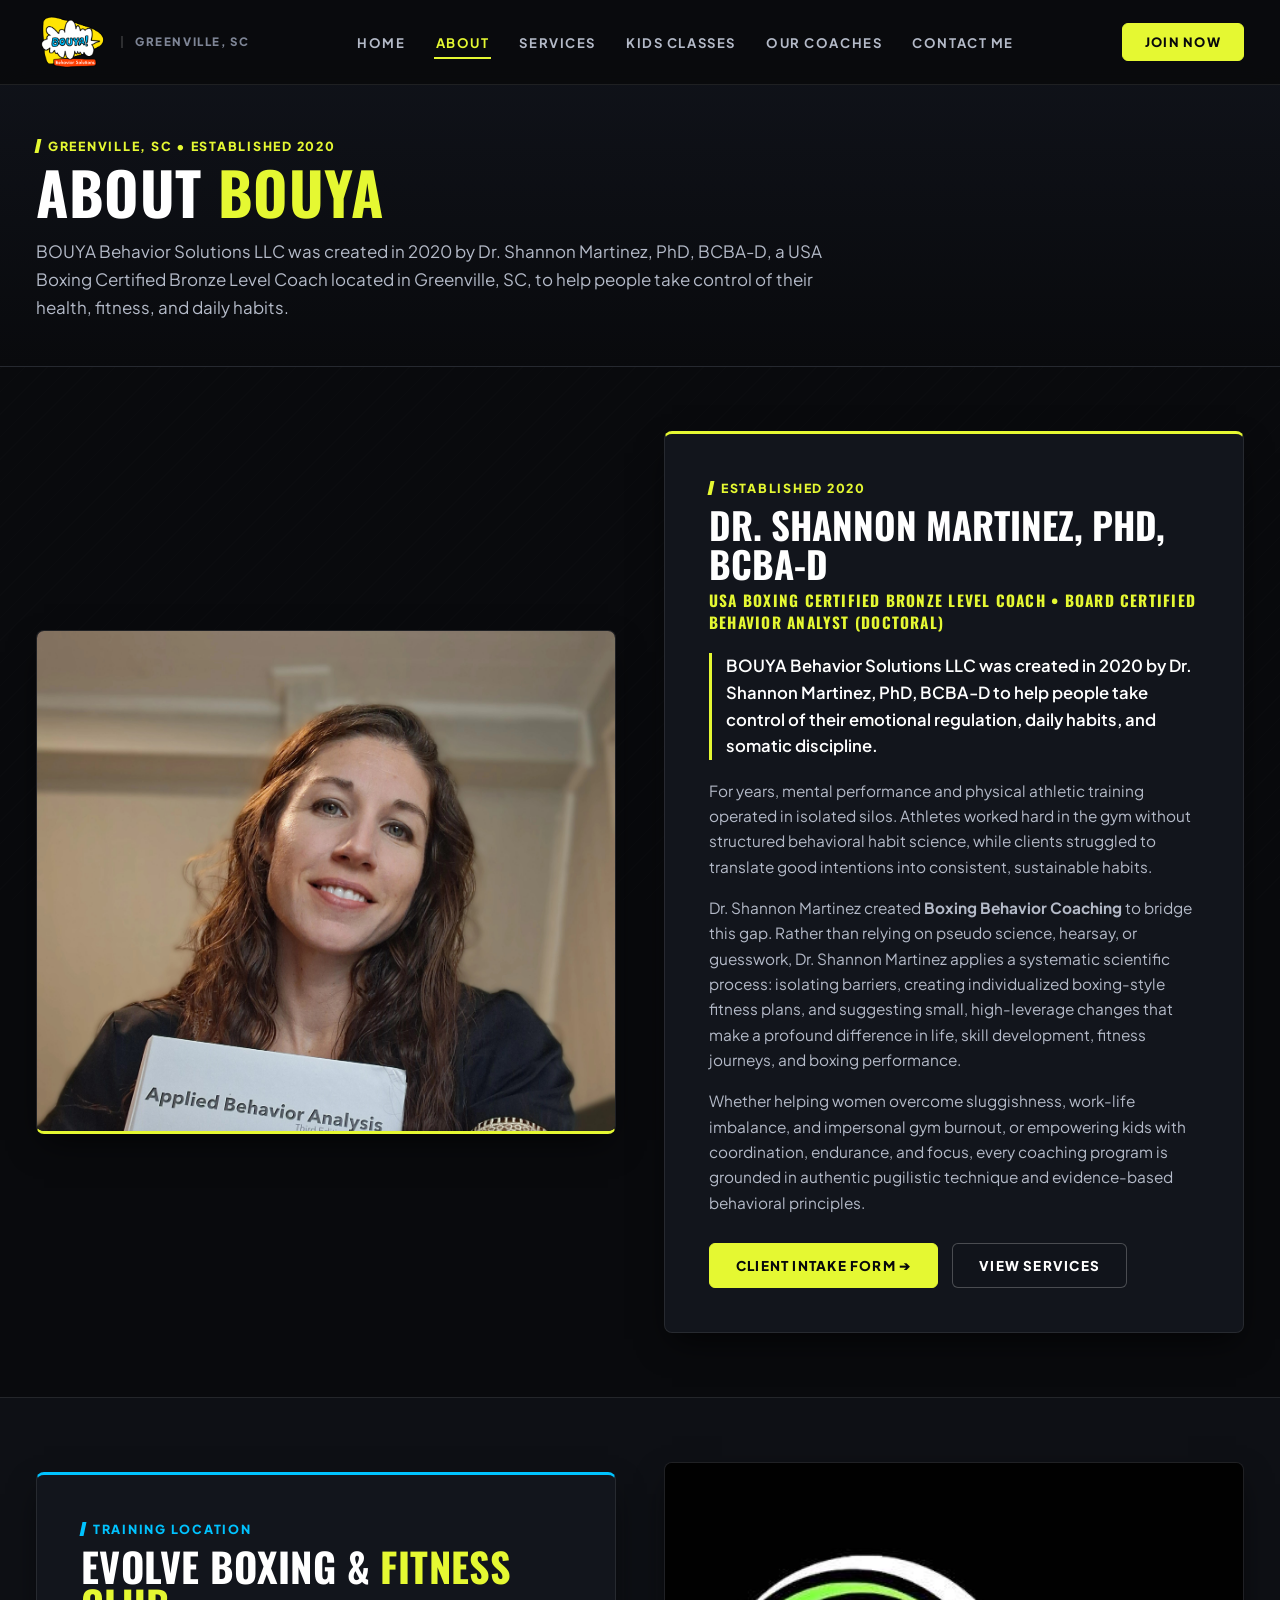
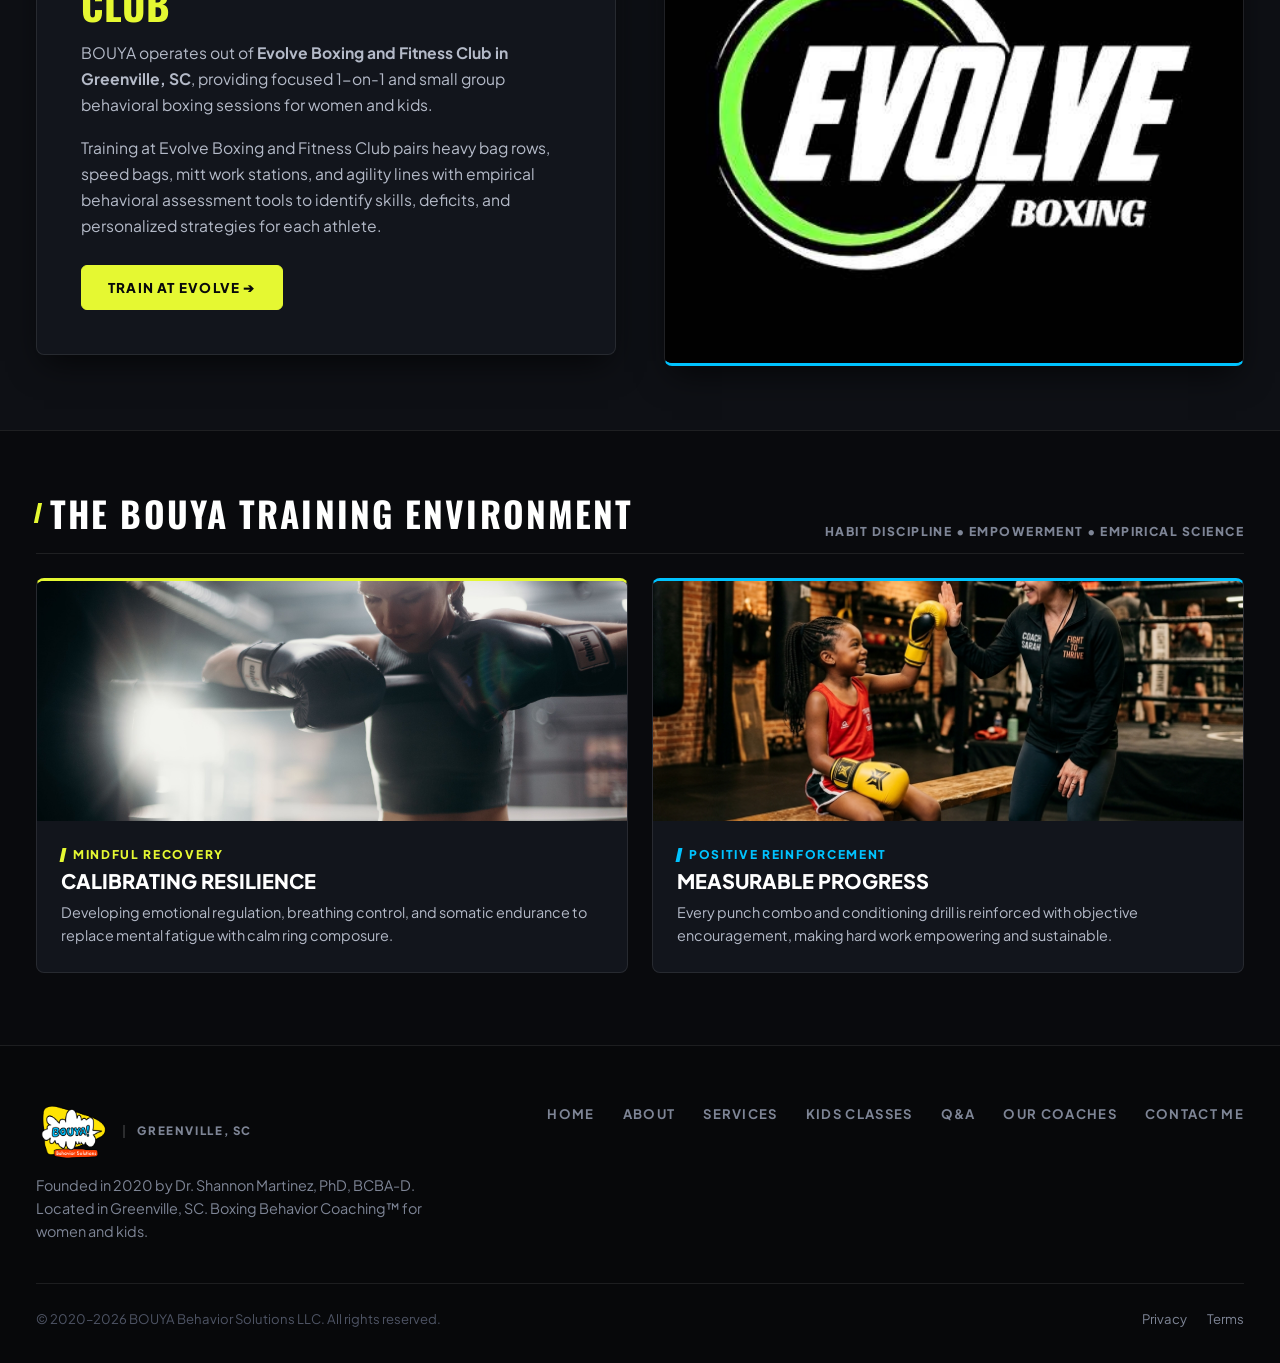
<file: about.html>
<!DOCTYPE html>
<html lang="en">
<head>
  <meta charset="UTF-8">
  <meta name="viewport" content="width=device-width, initial-scale=1.0">
  <title>About BOUYA | Dr. Shannon Martinez, PhD, BCBA-D</title>
  <meta name="description" content="BOUYA Behavior Solutions LLC was created in 2020 by Dr. Shannon Martinez, PhD, BCBA-D to help people take control of their lives and focus through Boxing Behavior Coaching.">
  <meta http-equiv="Cache-Control" content="no-cache, no-store, must-revalidate">
  <meta http-equiv="Pragma" content="no-cache">
  <meta http-equiv="Expires" content="0">
  <link rel="icon" type="image/png" href="assets/icons/logo.png">
  <link rel="preconnect" href="https://fonts.googleapis.com">
  <link rel="preconnect" href="https://fonts.gstatic.com" crossorigin>
  <link href="https://fonts.googleapis.com/css2?family=Oswald:wght@600;700&family=Plus+Jakarta+Sans:wght@400;500;600;700;800&display=swap" rel="stylesheet">
  <link rel="stylesheet" href="css/style.css?v=4.1">
</head>
<body>
  <div class="procedural-grid-bg" aria-hidden="true"></div>

  <header class="site-header" id="siteHeader">
    <div class="content-container">
      <div class="header-inner">
        <a href="index.html" class="brand-logo" aria-label="BOUYA Homepage">
          <img src="assets/icons/logo.png" alt="BOUYA! Behavior Solutions" class="brand-logo-img">
          <span class="brand-badge-sub">GREENVILLE, SC</span>
        </a>

        <nav aria-label="Primary Navigation">
          <ul class="nav-tabs" id="navTabs">
            <li><a href="index.html" class="nav-link">Home</a></li>
            <li><a href="about.html" class="nav-link active">About</a></li>
            <li><a href="services.html" class="nav-link">Services</a></li>
            <li><a href="kids-classes.html" class="nav-link">Kids Classes</a></li>
            <li><a href="coaches.html" class="nav-link">Our Coaches</a></li>
            <li><a href="contact.html" class="nav-link">Contact Me</a></li>
          </ul>
        </nav>

        <div style="display: flex; align-items: center; gap: 16px;">
          <a href="contact.html" class="btn-join-pill">JOIN NOW</a>
          <button class="mobile-toggle" id="mobileToggle" aria-label="Toggle navigation menu">
            <svg viewBox="0 0 24 24" fill="none" stroke="currentColor" stroke-width="2">
              <line x1="3" y1="12" x2="21" y2="12"></line>
              <line x1="3" y1="6" x2="21" y2="6"></line>
              <line x1="3" y1="18" x2="21" y2="18"></line>
            </svg>
          </button>
        </div>
      </div>
    </div>
  </header>

  <main class="site-content">
    <section class="page-intro-header-full">
      <div class="content-container">
        <span class="tag-label">GREENVILLE, SC • ESTABLISHED 2020</span>
        <h1 class="section-bold-title">ABOUT <span style="color: var(--yellow-pulse);">BOUYA</span></h1>
        <p class="section-lead-paragraph">
          BOUYA Behavior Solutions LLC was created in 2020 by Dr. Shannon Martinez, PhD, BCBA-D, a USA Boxing Certified Bronze Level Coach located in Greenville, SC, to help people take control of their health, fitness, and daily habits.
        </p>
      </div>
    </section>

    <section style="width: 100%;">
      <div class="content-container">
        <div class="subpage-grid-2-full">
          <div class="subpage-media-acrylic-frame">
            <img src="assets/images/dr-shannon-martinez.jpg?v=4.0" alt="Dr. Shannon Martinez, PhD, BCBA-D">
          </div>

          <div class="subpage-acrylic-card" style="border-top: 3px solid var(--yellow-pulse);">
            <span class="tag-label">ESTABLISHED 2020</span>
            <h2 style="font-size: 2.3rem; font-weight: 800; color: #fff; margin-bottom: 6px; text-transform: uppercase; line-height: 1.05;">
              DR. SHANNON MARTINEZ, PhD, BCBA-D
            </h2>
            <p style="font-family: var(--font-display); font-size: 0.96rem; font-weight: 700; color: var(--yellow-pulse); letter-spacing: 0.08em; text-transform: uppercase; margin-bottom: 20px;">
              USA Boxing Certified Bronze Level Coach • Board Certified Behavior Analyst (Doctoral)
            </p>

            <p style="color: var(--text-white); font-size: 1.04rem; font-weight: 600; line-height: 1.6; margin-bottom: 18px; border-left: 3px solid var(--yellow-pulse); padding-left: 14px;">
              BOUYA Behavior Solutions LLC was created in 2020 by Dr. Shannon Martinez, PhD, BCBA-D to help people take control of their emotional regulation, daily habits, and somatic discipline.
            </p>

            <p style="color: var(--text-desc); font-size: 0.96rem; line-height: 1.65; margin-bottom: 16px;">
              For years, mental performance and physical athletic training operated in isolated silos. Athletes worked hard in the gym without structured behavioral habit science, while clients struggled to translate good intentions into consistent, sustainable habits.
            </p>

            <p style="color: var(--text-desc); font-size: 0.96rem; line-height: 1.65; margin-bottom: 16px;">
              Dr. Shannon Martinez created <strong>Boxing Behavior Coaching</strong> to bridge this gap. Rather than relying on pseudo science, hearsay, or guesswork, Dr. Shannon Martinez applies a systematic scientific process: isolating barriers, creating individualized boxing-style fitness plans, and suggesting small, high-leverage changes that make a profound difference in life, skill development, fitness journeys, and boxing performance.
            </p>

            <p style="color: var(--text-desc); font-size: 0.96rem; line-height: 1.65; margin-bottom: 28px;">
              Whether helping women overcome sluggishness, work-life imbalance, and impersonal gym burnout, or empowering kids with coordination, endurance, and focus, every coaching program is grounded in authentic pugilistic technique and evidence-based behavioral principles.
            </p>

            <div style="display: flex; gap: 14px; flex-wrap: wrap;">
              <a href="contact.html" class="btn-start-today">CLIENT INTAKE FORM ➔</a>
              <a href="services.html" class="btn-explore-outline">VIEW SERVICES</a>
            </div>
          </div>
        </div>
      </div>
    </section>

    <section style="width: 100%; border-top: 1px solid var(--glass-border); background: var(--bg-section);">
      <div class="content-container">
        <div class="subpage-grid-2-full">
          <div class="subpage-acrylic-card" style="border-top: 3px solid var(--logo-blue);">
            <span class="tag-label tag-label-blue">TRAINING LOCATION</span>
            <h2 class="section-bold-title" style="font-size: 2.5rem;">EVOLVE BOXING &amp; <span style="color: var(--yellow-pulse);">FITNESS CLUB</span></h2>
            <p style="color: var(--text-desc); font-size: 0.98rem; line-height: 1.65; margin-bottom: 18px;">
              BOUYA operates out of <strong>Evolve Boxing and Fitness Club in Greenville, SC</strong>, providing focused 1-on-1 and small group behavioral boxing sessions for women and kids.
            </p>
            <p style="color: var(--text-desc); font-size: 0.98rem; line-height: 1.65; margin-bottom: 26px;">
              Training at Evolve Boxing and Fitness Club pairs heavy bag rows, speed bags, mitt work stations, and agility lines with empirical behavioral assessment tools to identify skills, deficits, and personalized strategies for each athlete.
            </p>
            <a href="contact.html" class="btn-start-today">TRAIN AT EVOLVE ➔</a>
          </div>

          <div class="subpage-media-acrylic-frame" style="border-bottom-color: var(--logo-blue);">
            <img src="assets/images/gym-facility.jpg?v=4.2" alt="Training at Evolve Boxing and Fitness Club" style="object-fit: cover; object-position: center;">
          </div>
        </div>
      </div>
    </section>

    <!-- ================= Training Atmosphere & Pillars ================= -->
    <section style="width: 100%; border-top: 1px solid var(--glass-border); padding-top: 56px; padding-bottom: 72px;">
      <div class="content-container">
        <div class="focus-top-bar" style="margin-bottom: 24px;">
          <h2 class="focus-heading-text" style="font-size: 2.2rem;">THE BOUYA TRAINING ENVIRONMENT</h2>
          <span class="focus-sub-note">HABIT DISCIPLINE • EMPOWERMENT • EMPIRICAL SCIENCE</span>
        </div>

        <div style="display: grid; grid-template-columns: repeat(auto-fit, minmax(300px, 1fr)); gap: 24px;">
          <div class="four-link-acrylic-card" style="padding: 0; overflow: hidden; border-top: 3px solid var(--yellow-pulse);">
            <div style="height: 240px; overflow: hidden;">
              <img src="assets/images/pexels-cottonbro-4754119.jpg?v=4.1" alt="Boxer resting on ropes reflecting on athletic progress" style="width: 100%; height: 100%; object-fit: cover;">
            </div>
            <div style="padding: 24px;">
              <span class="tag-label" style="font-size: 0.75rem; margin-bottom: 6px;">MINDFUL RECOVERY</span>
              <h4 style="font-size: 1.25rem; font-weight: 800; color: #fff; text-transform: uppercase; margin-bottom: 8px;">CALIBRATING RESILIENCE</h4>
              <p style="color: var(--text-desc); font-size: 0.9rem; line-height: 1.6; margin: 0;">
                Developing emotional regulation, breathing control, and somatic endurance to replace mental fatigue with calm ring composure.
              </p>
            </div>
          </div>

          <div class="four-link-acrylic-card" style="padding: 0; overflow: hidden; border-top: 3px solid var(--logo-blue);">
            <div style="height: 240px; overflow: hidden;">
              <img src="assets/images/k.jpg?v=4.1" alt="Youth athlete celebrating athletic gains with Coach Shannon" style="width: 100%; height: 100%; object-fit: cover;">
            </div>
            <div style="padding: 24px;">
              <span class="tag-label tag-label-blue" style="font-size: 0.75rem; margin-bottom: 6px;">POSITIVE REINFORCEMENT</span>
              <h4 style="font-size: 1.25rem; font-weight: 800; color: #fff; text-transform: uppercase; margin-bottom: 8px;">MEASURABLE PROGRESS</h4>
              <p style="color: var(--text-desc); font-size: 0.9rem; line-height: 1.6; margin: 0;">
                Every punch combo and conditioning drill is reinforced with objective encouragement, making hard work empowering and sustainable.
              </p>
            </div>
          </div>
        </div>
      </div>
    </section>
  </main>

  <footer class="site-footer-full">
    <div class="content-container">
      <div class="footer-top-layout">
        <div>
          <a href="index.html" class="brand-logo" style="margin-bottom: 12px;">
            <img src="assets/icons/logo.png" alt="BOUYA! Behavior Solutions" class="brand-logo-img" style="height: 60px;">
            <span class="brand-badge-sub">GREENVILLE, SC</span>
          </a>
          <p style="font-size: 0.9rem; color: var(--text-muted); max-width: 390px; line-height: 1.6;">
            Founded in 2020 by Dr. Shannon Martinez, PhD, BCBA-D. Located in Greenville, SC. Boxing Behavior Coaching™ for women and kids.
          </p>
        </div>

        <ul class="footer-nav-links">
          <li><a href="index.html">Home</a></li>
          <li><a href="about.html">About</a></li>
          <li><a href="services.html">Services</a></li>
          <li><a href="kids-classes.html">Kids Classes</a></li>
          <li><a href="services.html#faq">Q&amp;A</a></li>
          <li><a href="coaches.html">Our Coaches</a></li>
          <li><a href="contact.html">Contact Me</a></li>
        </ul>
      </div>

      <div class="footer-bottom-bar">
        <div>© 2020–2026 BOUYA Behavior Solutions LLC. All rights reserved.</div>
        <div style="display: flex; gap: 20px;">
          <a href="contact.html" style="color: var(--text-muted);">Privacy</a>
          <a href="contact.html" style="color: var(--text-muted);">Terms</a>
        </div>
      </div>
    </div>
  </footer>

  <script src="js/main.js?v=4.0"></script>
</body>
</html>
</file>
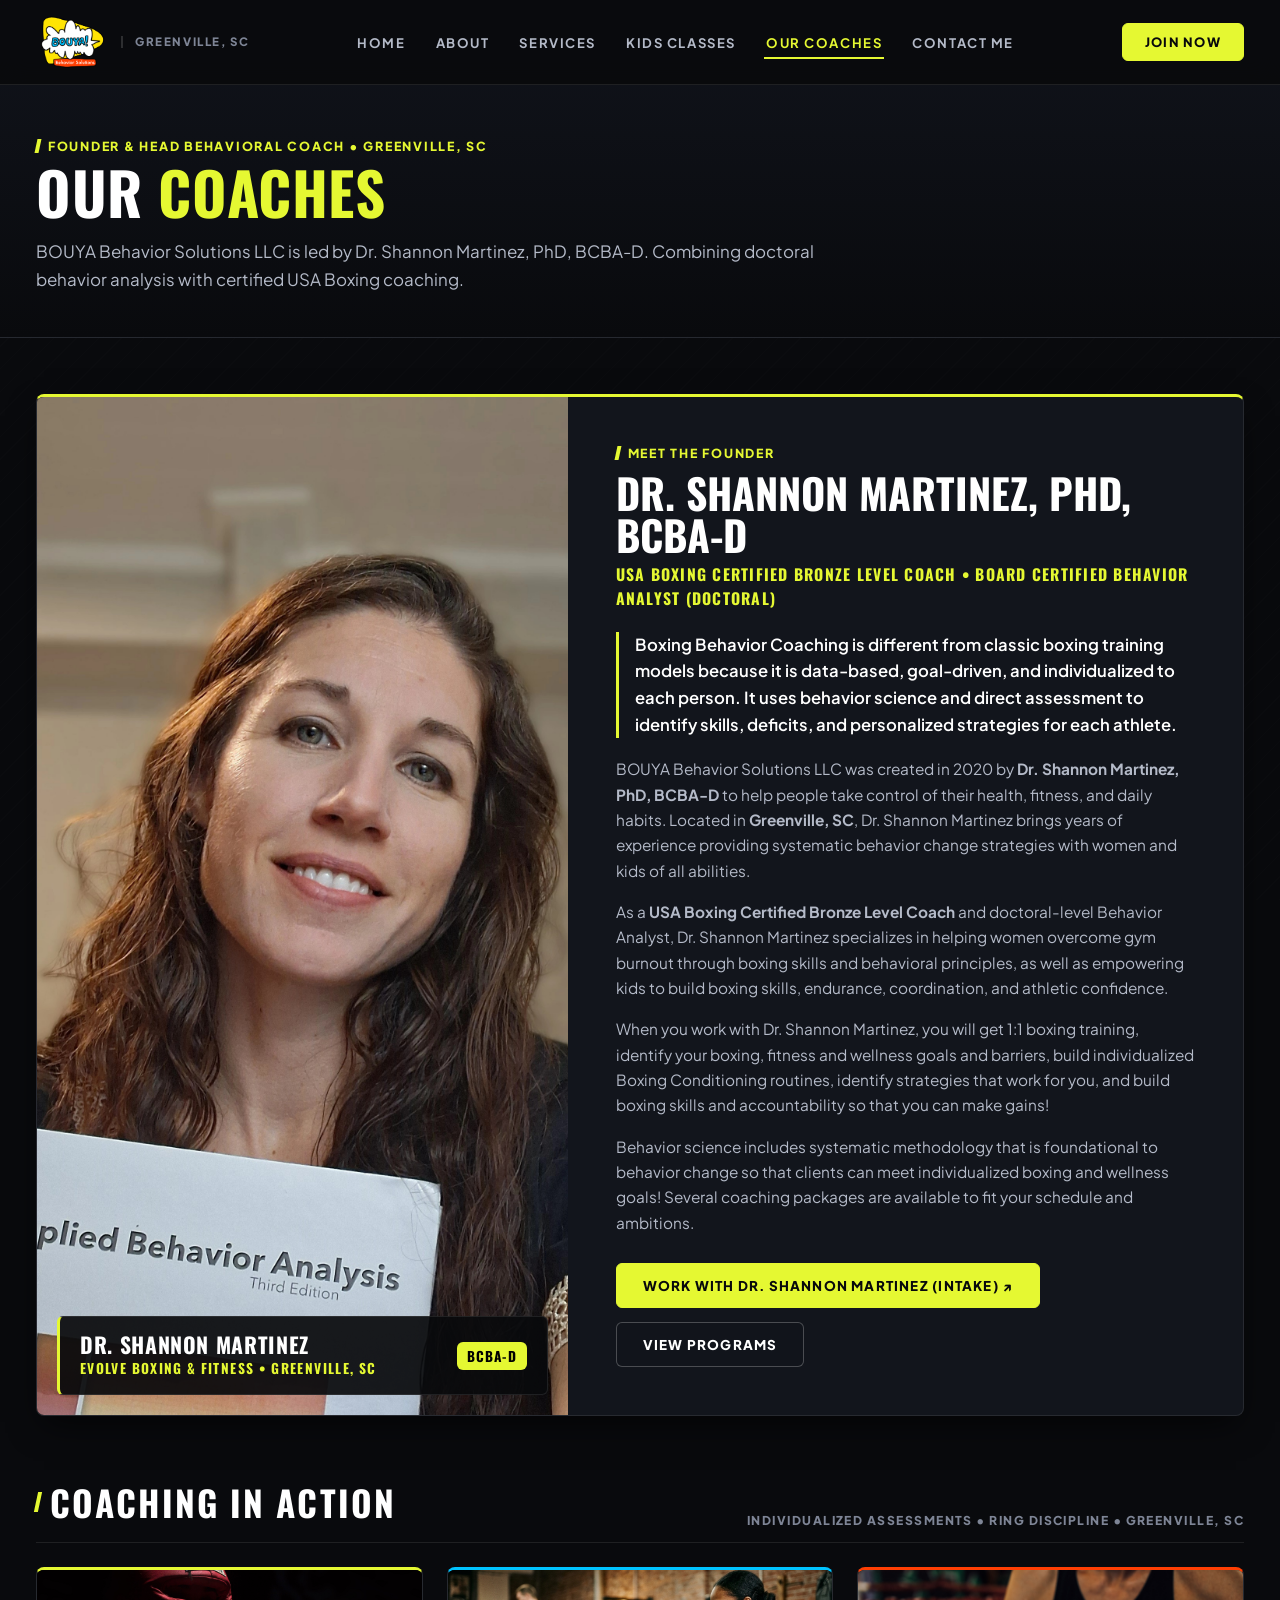
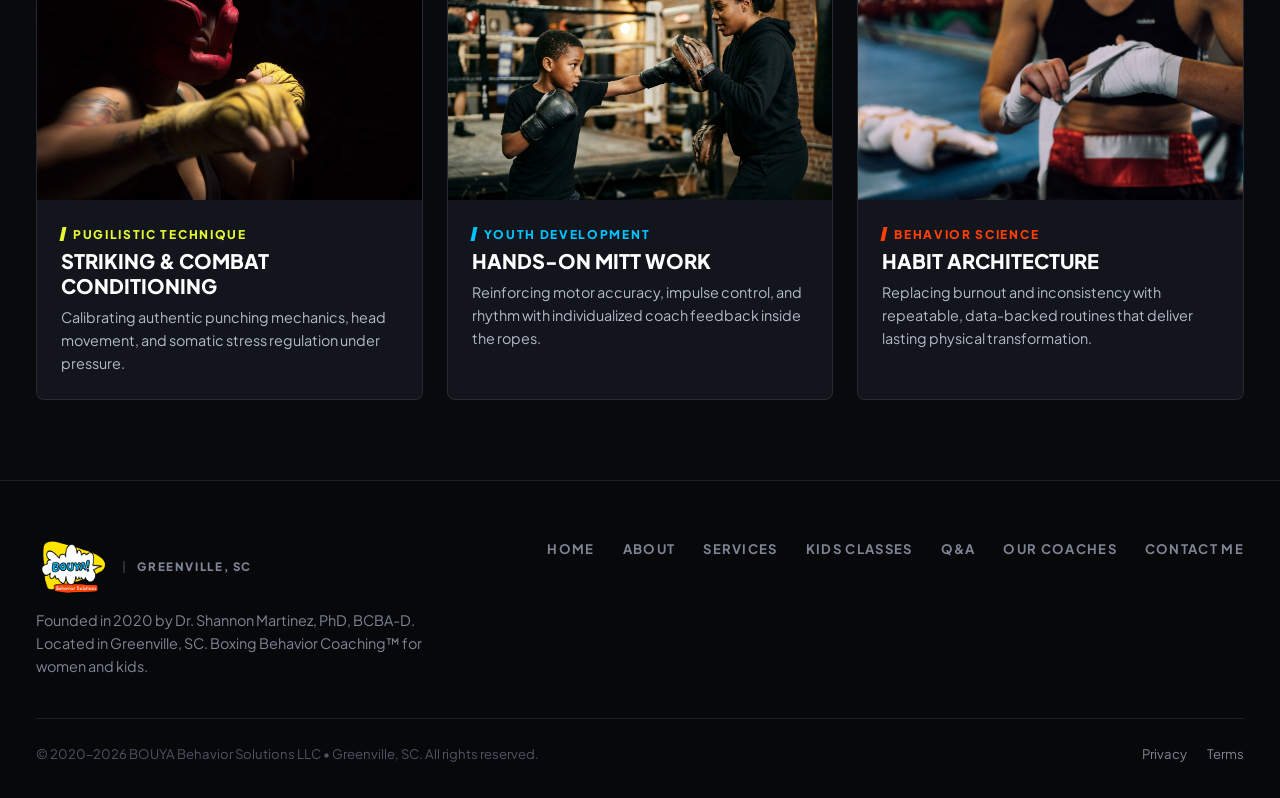
<file: coaches.html>
<!DOCTYPE html>
<html lang="en">
<head>
  <meta charset="UTF-8">
  <meta name="viewport" content="width=device-width, initial-scale=1.0">
  <title>Our Coaches | Dr. Shannon Martinez, PhD, BCBA-D - Greenville, SC</title>
  <meta name="description" content="Meet Dr. Shannon Martinez, PhD, BCBA-D, USA Boxing Certified Bronze Level Coach and founder of BOUYA Behavior Solutions LLC in Greenville, SC.">
  <meta http-equiv="Cache-Control" content="no-cache, no-store, must-revalidate">
  <meta http-equiv="Pragma" content="no-cache">
  <meta http-equiv="Expires" content="0">
  <link rel="icon" type="image/png" href="assets/icons/logo.png">
  <link rel="preconnect" href="https://fonts.googleapis.com">
  <link rel="preconnect" href="https://fonts.gstatic.com" crossorigin>
  <link href="https://fonts.googleapis.com/css2?family=Oswald:wght@600;700&family=Plus+Jakarta+Sans:wght@400;500;600;700;800&display=swap" rel="stylesheet">
  <link rel="stylesheet" href="css/style.css?v=4.1">
</head>
<body>
  <div class="procedural-grid-bg" aria-hidden="true"></div>

  <header class="site-header" id="siteHeader">
    <div class="content-container">
      <div class="header-inner">
        <a href="index.html" class="brand-logo" aria-label="BOUYA Homepage">
          <img src="assets/icons/logo.png" alt="BOUYA! Behavior Solutions" class="brand-logo-img">
          <span class="brand-badge-sub">GREENVILLE, SC</span>
        </a>

        <nav aria-label="Primary Navigation">
          <ul class="nav-tabs" id="navTabs">
            <li><a href="index.html" class="nav-link">Home</a></li>
            <li><a href="about.html" class="nav-link">About</a></li>
            <li><a href="services.html" class="nav-link">Services</a></li>
            <li><a href="kids-classes.html" class="nav-link">Kids Classes</a></li>
            <li><a href="coaches.html" class="nav-link active">Our Coaches</a></li>
            <li><a href="contact.html" class="nav-link">Contact Me</a></li>
          </ul>
        </nav>

        <div style="display: flex; align-items: center; gap: 16px;">
          <a href="contact.html" class="btn-join-pill">JOIN NOW</a>
          <button class="mobile-toggle" id="mobileToggle" aria-label="Toggle navigation menu">
            <svg viewBox="0 0 24 24" fill="none" stroke="currentColor" stroke-width="2">
              <line x1="3" y1="12" x2="21" y2="12"></line>
              <line x1="3" y1="6" x2="21" y2="6"></line>
              <line x1="3" y1="18" x2="21" y2="18"></line>
            </svg>
          </button>
        </div>
      </div>
    </div>
  </header>

  <main class="site-content">
    <section class="page-intro-header-full">
      <div class="content-container">
        <span class="tag-label">FOUNDER &amp; HEAD BEHAVIORAL COACH • GREENVILLE, SC</span>
        <h1 class="section-bold-title">OUR <span style="color: var(--yellow-pulse);">COACHES</span></h1>
        <p class="section-lead-paragraph">
          BOUYA Behavior Solutions LLC is led by Dr. Shannon Martinez, PhD, BCBA-D. Combining doctoral behavior analysis with certified USA Boxing coaching.
        </p>
      </div>
    </section>

    <section style="width: 100%; padding-top: 56px; padding-bottom: 80px;">
      <div class="content-container">
        <div class="subpage-acrylic-card" style="padding: 0; overflow: hidden; border-top: 3px solid var(--yellow-pulse);">
          <div class="service-card-split" style="grid-template-columns: 44% 56%;">
            <div style="position: relative; min-height: 540px; background: #08090c;">
              <img src="assets/images/dr-shannon-martinez.jpg?v=4.0" alt="Dr. Shannon Martinez, PhD, BCBA-D" style="width: 100%; height: 100%; object-fit: cover; object-position: center top;">
              <div style="position: absolute; bottom: 20px; left: 20px; right: 20px; background: rgba(9, 10, 13, 0.92); padding: 16px 20px; border-radius: var(--radius-sm); border: 1px solid var(--glass-border); border-left: 3px solid var(--yellow-pulse); display: flex; justify-content: space-between; align-items: center;">
                <div>
                  <span style="font-family: var(--font-display); font-weight: 800; color: #fff; font-size: 1.35rem; letter-spacing: 0.03em; display: block; line-height: 1.1;">DR. SHANNON MARTINEZ</span>
                  <span style="font-family: var(--font-display); color: var(--yellow-pulse); font-size: 0.85rem; font-weight: 700; letter-spacing: 0.1em;">EVOLVE BOXING &amp; FITNESS • GREENVILLE, SC</span>
                </div>
                <span style="background: var(--yellow-pulse); color: #000; font-family: var(--font-display); font-size: 0.85rem; font-weight: 800; letter-spacing: 0.08em; padding: 4px 10px; border-radius: var(--radius-sm);">BCBA-D</span>
              </div>
            </div>

            <div style="padding: 48px; display: flex; flex-direction: column; justify-content: center;">
              <span class="tag-label">MEET THE FOUNDER</span>
              <h2 style="font-size: 2.6rem; font-weight: 900; color: #fff; margin-bottom: 6px; text-transform: uppercase; line-height: 1.02;">
                DR. SHANNON MARTINEZ, PhD, BCBA-D
              </h2>
              <p style="font-family: var(--font-display); font-size: 0.98rem; font-weight: 700; color: var(--yellow-pulse); letter-spacing: 0.08em; text-transform: uppercase; margin-bottom: 22px;">
                USA Boxing Certified Bronze Level Coach • Board Certified Behavior Analyst (Doctoral)
              </p>

              <p style="color: #fff; font-size: 1.04rem; font-weight: 600; line-height: 1.6; margin-bottom: 18px; border-left: 3px solid var(--yellow-pulse); padding-left: 16px;">
                Boxing Behavior Coaching is different from classic boxing training models because it is data-based, goal-driven, and individualized to each person. It uses behavior science and direct assessment to identify skills, deficits, and personalized strategies for each athlete.
              </p>

              <p style="color: var(--text-desc); font-size: 0.96rem; line-height: 1.65; margin-bottom: 16px;">
                BOUYA Behavior Solutions LLC was created in 2020 by <strong>Dr. Shannon Martinez, PhD, BCBA-D</strong> to help people take control of their health, fitness, and daily habits. Located in <strong>Greenville, SC</strong>, Dr. Shannon Martinez brings years of experience providing systematic behavior change strategies with women and kids of all abilities.
              </p>

              <p style="color: var(--text-desc); font-size: 0.96rem; line-height: 1.65; margin-bottom: 16px;">
                As a <strong>USA Boxing Certified Bronze Level Coach</strong> and doctoral-level Behavior Analyst, Dr. Shannon Martinez specializes in helping women overcome gym burnout through boxing skills and behavioral principles, as well as empowering kids to build boxing skills, endurance, coordination, and athletic confidence.
              </p>

              <p style="color: var(--text-desc); font-size: 0.96rem; line-height: 1.65; margin-bottom: 16px;">
                When you work with Dr. Shannon Martinez, you will get 1:1 boxing training, identify your boxing, fitness and wellness goals and barriers, build individualized Boxing Conditioning routines, identify strategies that work for you, and build boxing skills and accountability so that you can make gains!
              </p>

              <p style="color: var(--text-desc); font-size: 0.96rem; line-height: 1.65; margin-bottom: 28px;">
                Behavior science includes systematic methodology that is foundational to behavior change so that clients can meet individualized boxing and wellness goals! Several coaching packages are available to fit your schedule and ambitions.
              </p>

              <div style="display: flex; gap: 14px; flex-wrap: wrap;">
                <a href="https://forms.gle/gcnCnLdye9c2UdEV9" target="_blank" rel="noopener noreferrer" class="btn-start-today">WORK WITH DR. SHANNON MARTINEZ (INTAKE) ↗</a>
                <a href="services.html" class="btn-explore-outline">VIEW PROGRAMS</a>
              </div>
            </div>
          </div>
        </div>

        <!-- ================= Coaching In Action Feature Grid ================= -->
        <div style="margin-top: 60px;">
          <div class="focus-top-bar" style="margin-bottom: 24px;">
            <h2 class="focus-heading-text" style="font-size: 2.2rem;">COACHING IN ACTION</h2>
            <span class="focus-sub-note">INDIVIDUALIZED ASSESSMENTS • RING DISCIPLINE • GREENVILLE, SC</span>
          </div>

          <div style="display: grid; grid-template-columns: repeat(auto-fit, minmax(280px, 1fr)); gap: 24px;">
            <div class="four-link-acrylic-card" style="padding: 0; overflow: hidden; border-top: 3px solid var(--yellow-pulse);">
              <div style="height: 230px; overflow: hidden;">
                <img src="assets/images/boxing-headgear-sparring.jpg?v=4.1" alt="High intensity boxing conditioning and sparring" style="width: 100%; height: 100%; object-fit: cover;">
              </div>
              <div style="padding: 24px;">
                <span class="tag-label" style="font-size: 0.75rem; margin-bottom: 6px;">PUGILISTIC TECHNIQUE</span>
                <h4 style="font-size: 1.25rem; font-weight: 800; color: #fff; text-transform: uppercase; margin-bottom: 8px;">STRIKING &amp; COMBAT CONDITIONING</h4>
                <p style="color: var(--text-desc); font-size: 0.9rem; line-height: 1.6; margin: 0;">
                  Calibrating authentic punching mechanics, head movement, and somatic stress regulation under pressure.
                </p>
              </div>
            </div>

            <div class="four-link-acrylic-card" style="padding: 0; overflow: hidden; border-top: 3px solid var(--logo-blue);">
              <div style="height: 230px; overflow: hidden;">
                <img src="assets/images/l.jpg?v=4.1" alt="Coach Shannon working focus mitts with young athlete" style="width: 100%; height: 100%; object-fit: cover;">
              </div>
              <div style="padding: 24px;">
                <span class="tag-label tag-label-blue" style="font-size: 0.75rem; margin-bottom: 6px;">YOUTH DEVELOPMENT</span>
                <h4 style="font-size: 1.25rem; font-weight: 800; color: #fff; text-transform: uppercase; margin-bottom: 8px;">HANDS-ON MITT WORK</h4>
                <p style="color: var(--text-desc); font-size: 0.9rem; line-height: 1.6; margin: 0;">
                  Reinforcing motor accuracy, impulse control, and rhythm with individualized coach feedback inside the ropes.
                </p>
              </div>
            </div>

            <div class="four-link-acrylic-card" style="padding: 0; overflow: hidden; border-top: 3px solid var(--logo-orange);">
              <div style="height: 230px; overflow: hidden;">
                <img src="assets/images/contact-gloves.jpg?v=4.1" alt="Athlete wrapping hands for training" style="width: 100%; height: 100%; object-fit: cover;">
              </div>
              <div style="padding: 24px;">
                <span class="tag-label tag-label-orange" style="font-size: 0.75rem; margin-bottom: 6px;">BEHAVIOR SCIENCE</span>
                <h4 style="font-size: 1.25rem; font-weight: 800; color: #fff; text-transform: uppercase; margin-bottom: 8px;">HABIT ARCHITECTURE</h4>
                <p style="color: var(--text-desc); font-size: 0.9rem; line-height: 1.6; margin: 0;">
                  Replacing burnout and inconsistency with repeatable, data-backed routines that deliver lasting physical transformation.
                </p>
              </div>
            </div>
          </div>
        </div>
      </div>
    </section>
  </main>

  <footer class="site-footer-full">
    <div class="content-container">
      <div class="footer-top-layout">
        <div>
          <a href="index.html" class="brand-logo" style="margin-bottom: 12px;">
            <img src="assets/icons/logo.png" alt="BOUYA! Behavior Solutions" class="brand-logo-img" style="height: 60px;">
            <span class="brand-badge-sub">GREENVILLE, SC</span>
          </a>
          <p style="font-size: 0.9rem; color: var(--text-muted); max-width: 390px; line-height: 1.6;">
            Founded in 2020 by Dr. Shannon Martinez, PhD, BCBA-D. Located in Greenville, SC. Boxing Behavior Coaching™ for women and kids.
          </p>
        </div>

        <ul class="footer-nav-links">
          <li><a href="index.html">Home</a></li>
          <li><a href="about.html">About</a></li>
          <li><a href="services.html">Services</a></li>
          <li><a href="kids-classes.html">Kids Classes</a></li>
          <li><a href="services.html#faq">Q&amp;A</a></li>
          <li><a href="coaches.html">Our Coaches</a></li>
          <li><a href="contact.html">Contact Me</a></li>
        </ul>
      </div>

      <div class="footer-bottom-bar">
        <div>© 2020–2026 BOUYA Behavior Solutions LLC • Greenville, SC. All rights reserved.</div>
        <div style="display: flex; gap: 20px;">
          <a href="contact.html" style="color: var(--text-muted);">Privacy</a>
          <a href="contact.html" style="color: var(--text-muted);">Terms</a>
        </div>
      </div>
    </div>
  </footer>

  <script src="js/main.js?v=4.0"></script>
</body>
</html>
</file>
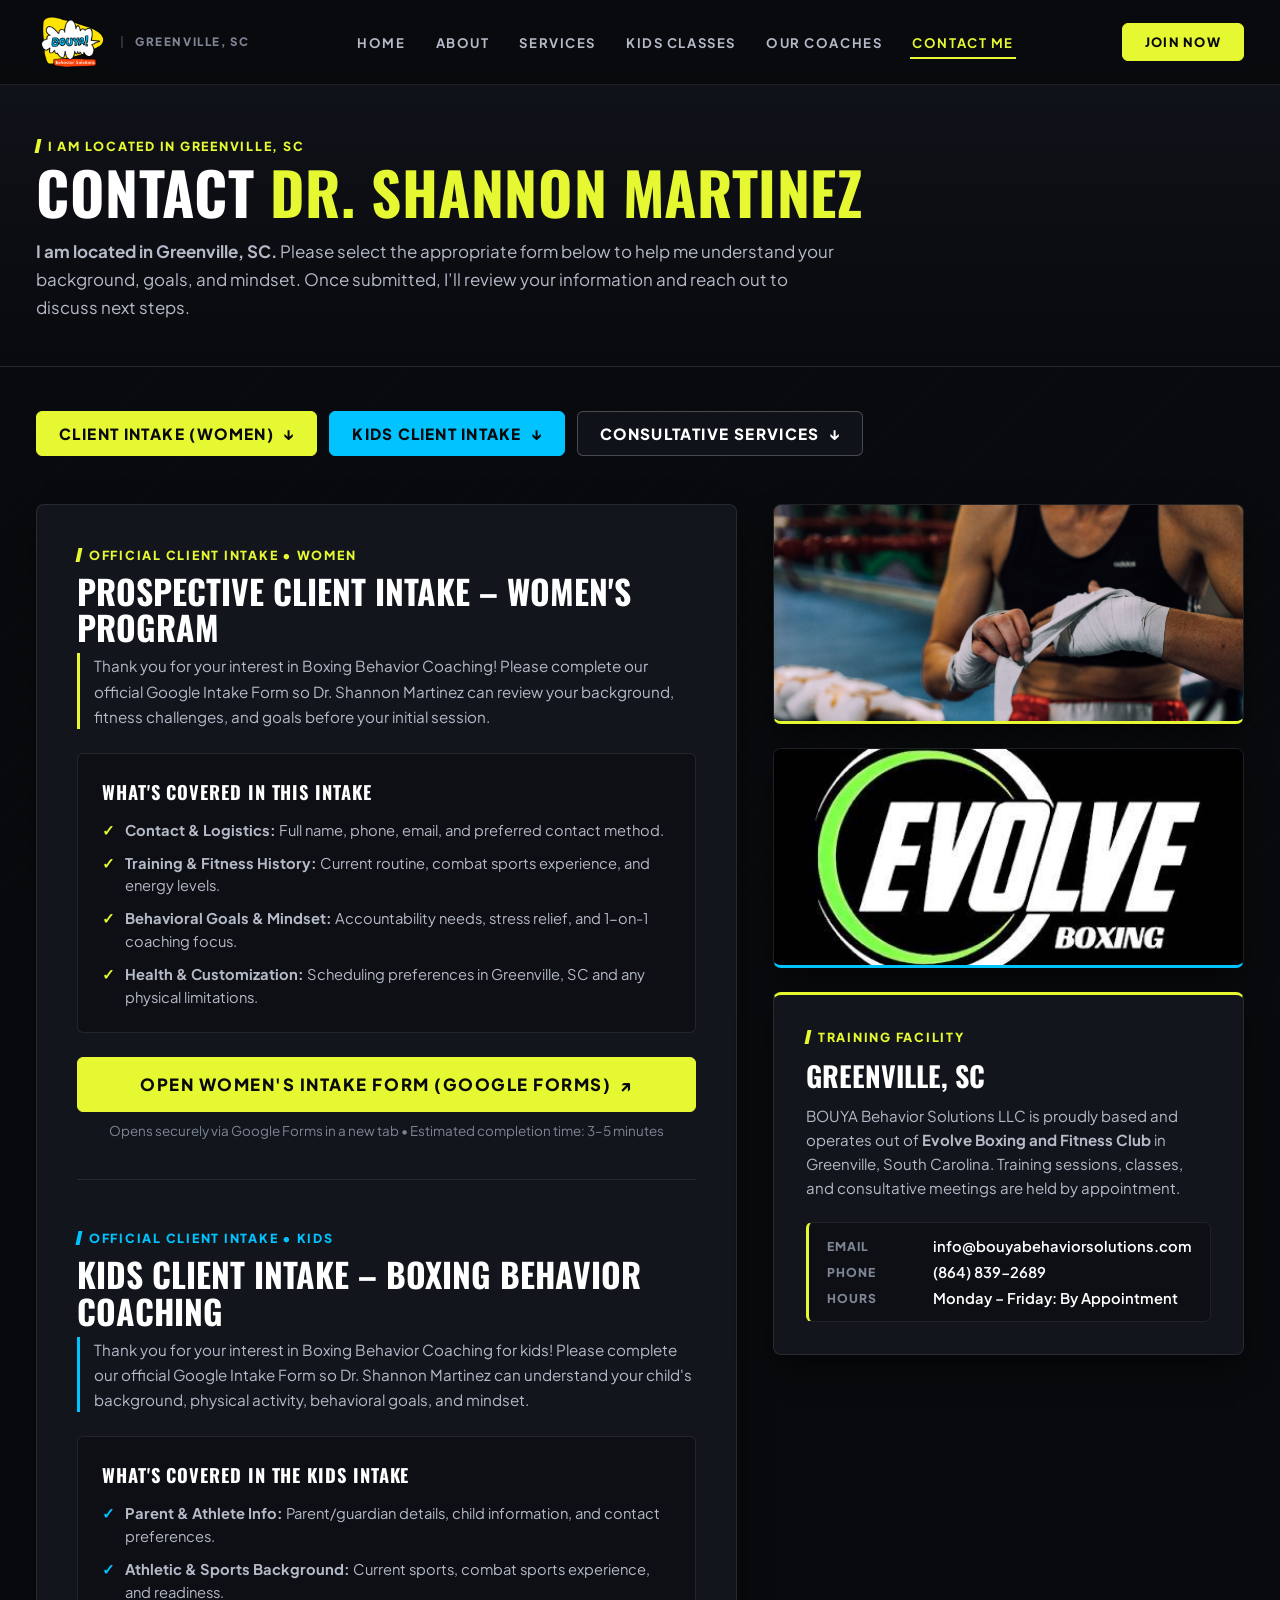
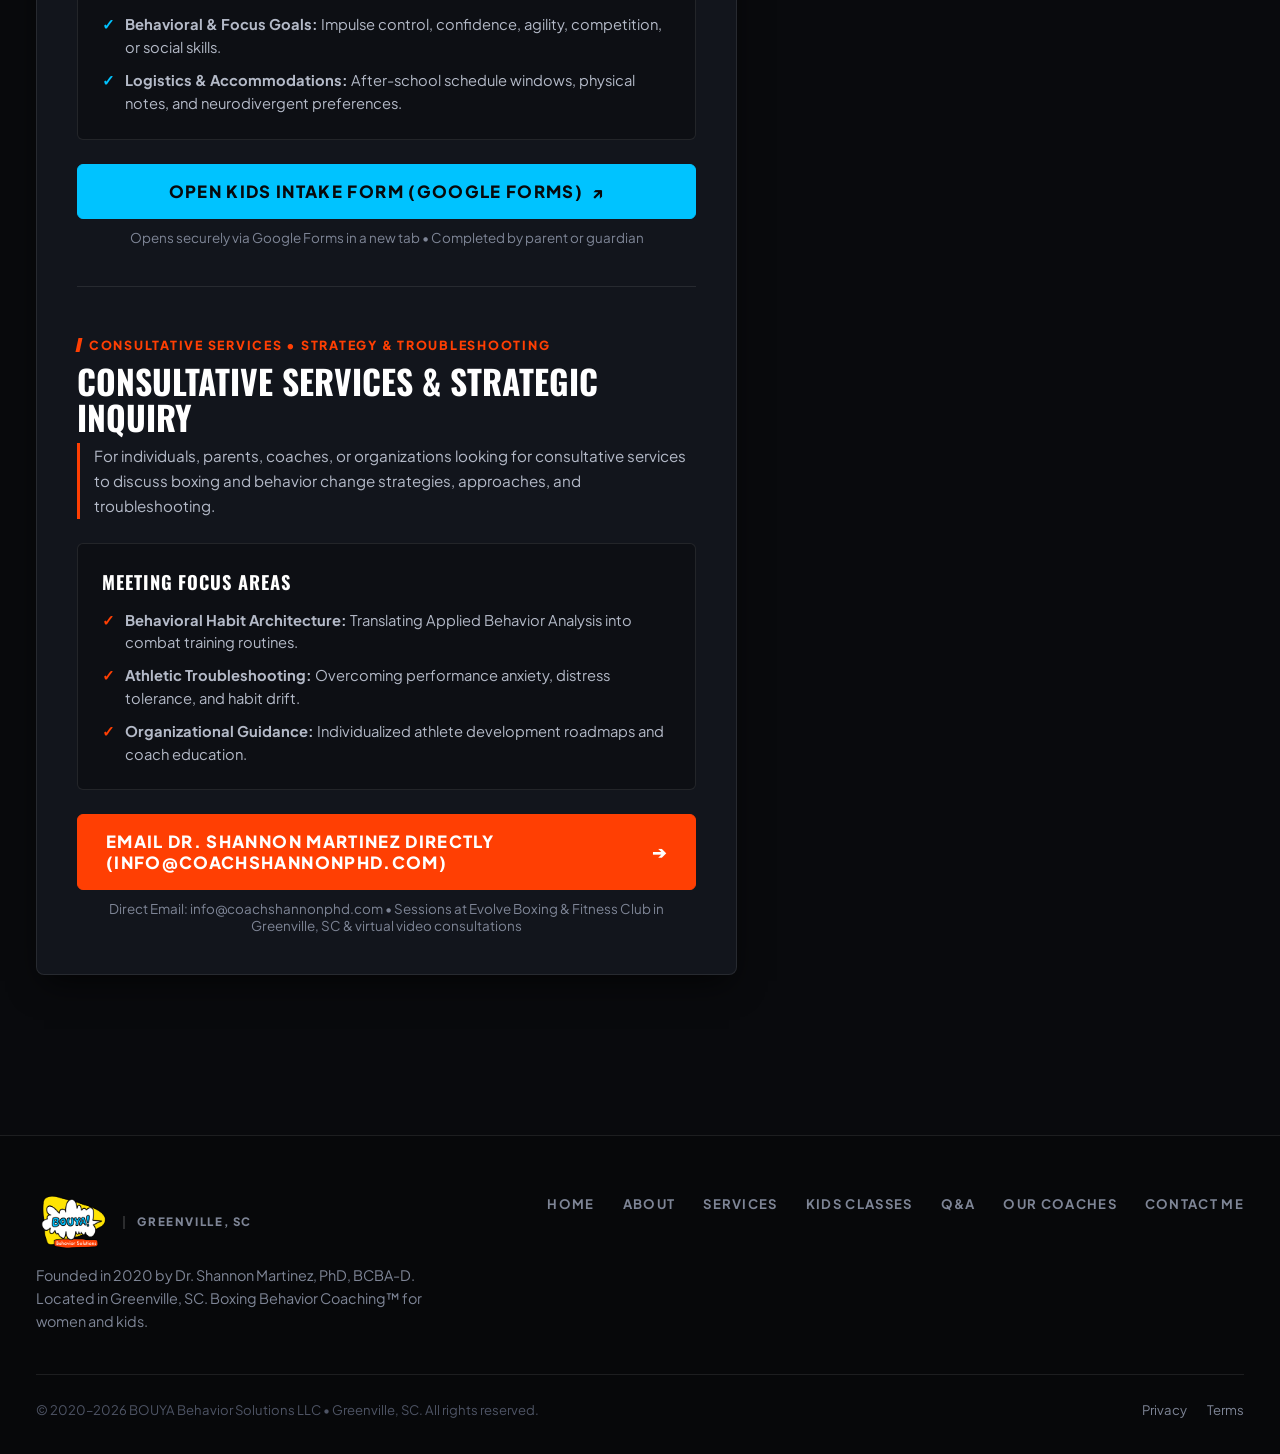
<file: contact.html>
<!DOCTYPE html>
<html lang="en">
<head>
  <meta charset="UTF-8">
  <meta name="viewport" content="width=device-width, initial-scale=1.0">
  <title>Contact Me | BOUYA Boxing Behavior Coaching - Greenville, SC</title>
  <meta name="description" content="Contact Dr. Shannon Martinez, PhD, BCBA-D in Greenville, SC. Inquire for Women's Boxing Behavior Coaching, Kids Coaching, or Consultative Services.">
  <meta http-equiv="Cache-Control" content="no-cache, no-store, must-revalidate">
  <meta http-equiv="Pragma" content="no-cache">
  <meta http-equiv="Expires" content="0">
  <link rel="icon" type="image/png" href="assets/icons/logo.png">
  <link rel="preconnect" href="https://fonts.googleapis.com">
  <link rel="preconnect" href="https://fonts.gstatic.com" crossorigin>
  <link href="https://fonts.googleapis.com/css2?family=Oswald:wght@600;700&family=Plus+Jakarta+Sans:wght@400;500;600;700;800&display=swap" rel="stylesheet">
  <link rel="stylesheet" href="css/style.css?v=4.1">
</head>
<body>
  <div class="procedural-grid-bg" aria-hidden="true"></div>

  <header class="site-header" id="siteHeader">
    <div class="content-container">
      <div class="header-inner">
        <a href="index.html" class="brand-logo" aria-label="BOUYA Homepage">
          <img src="assets/icons/logo.png" alt="BOUYA! Behavior Solutions" class="brand-logo-img">
          <span class="brand-badge-sub">GREENVILLE, SC</span>
        </a>

        <nav aria-label="Primary Navigation">
          <ul class="nav-tabs" id="navTabs">
            <li><a href="index.html" class="nav-link">Home</a></li>
            <li><a href="about.html" class="nav-link">About</a></li>
            <li><a href="services.html" class="nav-link">Services</a></li>
            <li><a href="kids-classes.html" class="nav-link">Kids Classes</a></li>
            <li><a href="coaches.html" class="nav-link">Our Coaches</a></li>
            <li><a href="contact.html" class="nav-link active">Contact Me</a></li>
          </ul>
        </nav>

        <div style="display: flex; align-items: center; gap: 16px;">
          <a href="#contactTabs" class="btn-join-pill">JOIN NOW</a>
          <button class="mobile-toggle" id="mobileToggle" aria-label="Toggle navigation menu">
            <svg viewBox="0 0 24 24" fill="none" stroke="currentColor" stroke-width="2">
              <line x1="3" y1="12" x2="21" y2="12"></line>
              <line x1="3" y1="6" x2="21" y2="6"></line>
              <line x1="3" y1="18" x2="21" y2="18"></line>
            </svg>
          </button>
        </div>
      </div>
    </div>
  </header>

  <main class="site-content">
    <section class="page-intro-header-full">
      <div class="content-container">
        <span class="tag-label">I AM LOCATED IN GREENVILLE, SC</span>
        <h1 class="section-bold-title">CONTACT <span style="color: var(--yellow-pulse);">DR. SHANNON MARTINEZ</span></h1>
        <p class="section-lead-paragraph">
          <strong>I am located in Greenville, SC.</strong> Please select the appropriate form below to help me understand your background, goals, and mindset. Once submitted, I’ll review your information and reach out to discuss next steps.
        </p>
      </div>
    </section>

    <section style="width: 100%; padding-top: 44px; padding-bottom: 80px;">
      <div class="content-container">
        
        <!-- Direct Quick Jump Links -->
        <div id="contactTabs" style="display: flex; gap: 12px; margin-bottom: 24px; flex-wrap: wrap;">
          <a href="#intake-women" class="btn-start-today" style="padding: 12px 22px; font-size: 0.96rem;">
            <span>Client Intake (Women)</span>
            <span>↓</span>
          </a>
          <a href="#intake-children" class="btn-blue-pill" style="padding: 12px 22px; font-size: 0.96rem;">
            <span>Kids Client Intake</span>
            <span>↓</span>
          </a>
          <a href="#intake-consultative" class="btn-explore-outline" style="padding: 12px 22px; font-size: 0.96rem;">
            <span>Consultative Services</span>
            <span>↓</span>
          </a>
        </div>

        <div class="contact-acrylic-grid">
          <!-- Left: Listed Forms & Info Container -->
          <div class="contact-acrylic-box" id="formContainer" style="display: flex; flex-direction: column; gap: 48px;">

            <!-- ================= SECTION 1: Client Intake – Women's Program ================= -->
            <div id="intake-women" class="contact-listed-section" style="padding-bottom: 40px; border-bottom: 1px solid var(--glass-border);">
              <span class="tag-label">OFFICIAL CLIENT INTAKE • WOMEN</span>
              <h2 style="font-size: 2.1rem; font-weight: 800; color: #fff; margin-bottom: 8px; text-transform: uppercase; line-height: 1.08;">
                Prospective Client Intake – Women's Program
              </h2>
              <p style="color: var(--text-desc); font-size: 0.95rem; margin-bottom: 24px; line-height: 1.65; border-left: 3px solid var(--yellow-pulse); padding-left: 14px;">
                Thank you for your interest in Boxing Behavior Coaching! Please complete our official Google Intake Form so Dr. Shannon Martinez can review your background, fitness challenges, and goals before your initial session.
              </p>

              <div style="background: #0d0f14; border: 1px solid var(--glass-border); border-radius: var(--radius-sm); padding: 24px; margin-bottom: 24px;">
                <h3 style="font-size: 1.15rem; font-weight: 800; color: #fff; text-transform: uppercase; letter-spacing: 0.05em; margin-bottom: 14px;">
                  What's Covered in This Intake
                </h3>
                <ul style="list-style: none; padding: 0; margin: 0; display: flex; flex-direction: column; gap: 10px; color: var(--text-desc); font-size: 0.92rem; line-height: 1.55;">
                  <li style="display: flex; align-items: flex-start; gap: 10px;">
                    <span style="color: var(--yellow-pulse); font-weight: 900;">✓</span>
                    <span><strong>Contact &amp; Logistics:</strong> Full name, phone, email, and preferred contact method.</span>
                  </li>
                  <li style="display: flex; align-items: flex-start; gap: 10px;">
                    <span style="color: var(--yellow-pulse); font-weight: 900;">✓</span>
                    <span><strong>Training &amp; Fitness History:</strong> Current routine, combat sports experience, and energy levels.</span>
                  </li>
                  <li style="display: flex; align-items: flex-start; gap: 10px;">
                    <span style="color: var(--yellow-pulse); font-weight: 900;">✓</span>
                    <span><strong>Behavioral Goals &amp; Mindset:</strong> Accountability needs, stress relief, and 1-on-1 coaching focus.</span>
                  </li>
                  <li style="display: flex; align-items: flex-start; gap: 10px;">
                    <span style="color: var(--yellow-pulse); font-weight: 900;">✓</span>
                    <span><strong>Health &amp; Customization:</strong> Scheduling preferences in Greenville, SC and any physical limitations.</span>
                  </li>
                </ul>
              </div>

              <div style="display: flex; flex-direction: column; gap: 10px;">
                <a href="https://forms.gle/gcnCnLdye9c2UdEV9" target="_blank" rel="noopener noreferrer" class="btn-start-today" style="width: 100%; padding: 16px 28px; font-size: 1.05rem;">
                  <span>OPEN WOMEN'S INTAKE FORM (GOOGLE FORMS)</span>
                  <span>↗</span>
                </a>
                <p style="color: var(--text-muted); font-size: 0.84rem; text-align: center; margin: 0;">
                  Opens securely via Google Forms in a new tab • Estimated completion time: 3–5 minutes
                </p>
              </div>
            </div>

            <!-- ================= SECTION 2: Kids Client Intake ================= -->
            <div id="intake-children" class="contact-listed-section" style="padding-bottom: 40px; border-bottom: 1px solid var(--glass-border);">
              <span class="tag-label tag-label-blue">OFFICIAL CLIENT INTAKE • KIDS</span>
              <h2 style="font-size: 2.1rem; font-weight: 800; color: #fff; margin-bottom: 8px; text-transform: uppercase; line-height: 1.08;">
                Kids Client Intake – Boxing Behavior Coaching
              </h2>
              <p style="color: var(--text-desc); font-size: 0.95rem; margin-bottom: 24px; line-height: 1.65; border-left: 3px solid var(--logo-blue); padding-left: 14px;">
                Thank you for your interest in Boxing Behavior Coaching for kids! Please complete our official Google Intake Form so Dr. Shannon Martinez can understand your child's background, physical activity, behavioral goals, and mindset.
              </p>

              <div style="background: #0d0f14; border: 1px solid var(--glass-border); border-radius: var(--radius-sm); padding: 24px; margin-bottom: 24px;">
                <h3 style="font-size: 1.15rem; font-weight: 800; color: #fff; text-transform: uppercase; letter-spacing: 0.05em; margin-bottom: 14px;">
                  What's Covered in the Kids Intake
                </h3>
                <ul style="list-style: none; padding: 0; margin: 0; display: flex; flex-direction: column; gap: 10px; color: var(--text-desc); font-size: 0.92rem; line-height: 1.55;">
                  <li style="display: flex; align-items: flex-start; gap: 10px;">
                    <span style="color: var(--logo-blue); font-weight: 900;">✓</span>
                    <span><strong>Parent &amp; Athlete Info:</strong> Parent/guardian details, child information, and contact preferences.</span>
                  </li>
                  <li style="display: flex; align-items: flex-start; gap: 10px;">
                    <span style="color: var(--logo-blue); font-weight: 900;">✓</span>
                    <span><strong>Athletic &amp; Sports Background:</strong> Current sports, combat sports experience, and readiness.</span>
                  </li>
                  <li style="display: flex; align-items: flex-start; gap: 10px;">
                    <span style="color: var(--logo-blue); font-weight: 900;">✓</span>
                    <span><strong>Behavioral &amp; Focus Goals:</strong> Impulse control, confidence, agility, competition, or social skills.</span>
                  </li>
                  <li style="display: flex; align-items: flex-start; gap: 10px;">
                    <span style="color: var(--logo-blue); font-weight: 900;">✓</span>
                    <span><strong>Logistics &amp; Accommodations:</strong> After-school schedule windows, physical notes, and neurodivergent preferences.</span>
                  </li>
                </ul>
              </div>

              <div style="display: flex; flex-direction: column; gap: 10px;">
                <a href="https://forms.gle/K74inwiYHdUF4YPQ6" target="_blank" rel="noopener noreferrer" class="btn-blue-pill" style="width: 100%; padding: 16px 28px; font-size: 1.05rem;">
                  <span>OPEN KIDS INTAKE FORM (GOOGLE FORMS)</span>
                  <span>↗</span>
                </a>
                <p style="color: var(--text-muted); font-size: 0.84rem; text-align: center; margin: 0;">
                  Opens securely via Google Forms in a new tab • Completed by parent or guardian
                </p>
              </div>
            </div>

            <!-- ================= SECTION 3: Consultative Services & Strategic Inquiry ================= -->
            <div id="intake-consultative" class="contact-listed-section">
              <span class="tag-label tag-label-orange">CONSULTATIVE SERVICES • STRATEGY &amp; TROUBLESHOOTING</span>
              <h2 style="font-size: 2.1rem; font-weight: 800; color: #fff; margin-bottom: 8px; text-transform: uppercase; line-height: 1.08;">
                Consultative Services &amp; Strategic Inquiry
              </h2>
              <p style="color: var(--text-desc); font-size: 0.95rem; margin-bottom: 24px; line-height: 1.65; border-left: 3px solid var(--logo-orange); padding-left: 14px;">
                For individuals, parents, coaches, or organizations looking for consultative services to discuss boxing and behavior change strategies, approaches, and troubleshooting.
              </p>

              <div style="background: #0d0f14; border: 1px solid var(--glass-border); border-radius: var(--radius-sm); padding: 24px; margin-bottom: 24px;">
                <h3 style="font-size: 1.15rem; font-weight: 800; color: #fff; text-transform: uppercase; letter-spacing: 0.05em; margin-bottom: 14px;">
                  Meeting Focus Areas
                </h3>
                <ul style="list-style: none; padding: 0; margin: 0; display: flex; flex-direction: column; gap: 10px; color: var(--text-desc); font-size: 0.92rem; line-height: 1.55;">
                  <li style="display: flex; align-items: flex-start; gap: 10px;">
                    <span style="color: var(--logo-orange); font-weight: 900;">✓</span>
                    <span><strong>Behavioral Habit Architecture:</strong> Translating Applied Behavior Analysis into combat training routines.</span>
                  </li>
                  <li style="display: flex; align-items: flex-start; gap: 10px;">
                    <span style="color: var(--logo-orange); font-weight: 900;">✓</span>
                    <span><strong>Athletic Troubleshooting:</strong> Overcoming performance anxiety, distress tolerance, and habit drift.</span>
                  </li>
                  <li style="display: flex; align-items: flex-start; gap: 10px;">
                    <span style="color: var(--logo-orange); font-weight: 900;">✓</span>
                    <span><strong>Organizational Guidance:</strong> Individualized athlete development roadmaps and coach education.</span>
                  </li>
                </ul>
              </div>

              <div style="display: flex; flex-direction: column; gap: 10px;">
                <a href="mailto:info@coachshannonphd.com?subject=Consultative%20Services%20Inquiry%20-%20BOUYA&amp;body=Hi%20Dr.%20Shannon%20Martinez%2C%0A%0AI%20am%20interested%20in%20scheduling%20a%20consultative%20meeting%20regarding%3A%0A%0AName%3A%20%0ARole%20%2F%20Background%3A%20%0APhone%3A%20%0APrimary%20Goals%3A%20%0A" class="btn-orange-pill" style="width: 100%; padding: 16px 28px; font-size: 1.05rem;">
                  <span>EMAIL DR. SHANNON MARTINEZ DIRECTLY (INFO@COACHSHANNONPHD.COM)</span>
                  <span>➔</span>
                </a>
                <p style="color: var(--text-muted); font-size: 0.84rem; text-align: center; margin: 0;">
                  Direct Email: info@coachshannonphd.com • Sessions at Evolve Boxing &amp; Fitness Club in Greenville, SC &amp; virtual video consultations
                </p>
              </div>
            </div>
          </div>

          <!-- Right: Studio Location in Greenville, SC & Details -->
          <div style="display: flex; flex-direction: column; gap: 24px;">
            <div class="subpage-media-acrylic-frame" style="height: 220px; border-bottom-color: var(--yellow-pulse);">
              <img src="assets/images/contact-gloves.jpg?v=4.1" alt="Pugilist preparation and hand wrapping before intake" style="height: 100%; object-fit: cover;">
            </div>

            <div class="subpage-media-acrylic-frame" style="height: 220px; border-bottom-color: var(--logo-blue);">
              <img src="assets/images/gym-facility.jpg?v=4.2" alt="Evolve Boxing &amp; Fitness Club in Greenville, SC" style="height: 100%; object-fit: cover; object-position: center;">
            </div>

            <div class="contact-acrylic-box" style="border-top: 3px solid var(--yellow-pulse); padding: 32px;">
              <span class="tag-label">TRAINING FACILITY</span>
              <h3 style="font-size: 1.75rem; font-weight: 800; color: #fff; text-transform: uppercase; margin-bottom: 8px;">
                GREENVILLE, SC
              </h3>
              <p style="color: var(--text-desc); font-size: 0.94rem; line-height: 1.6; margin-bottom: 22px;">
                BOUYA Behavior Solutions LLC is proudly based and operates out of <strong>Evolve Boxing and Fitness Club</strong> in Greenville, South Carolina. Training sessions, classes, and consultative meetings are held by appointment.
              </p>

              <div class="spec-sheet-box" style="margin-bottom: 0;">
                <div class="spec-row">
                  <span class="spec-label">EMAIL</span>
                  <span class="spec-val">info@bouyabehaviorsolutions.com</span>
                </div>
                <div class="spec-row">
                  <span class="spec-label">PHONE</span>
                  <span class="spec-val">(864) 839-2689</span>
                </div>
                <div class="spec-row">
                  <span class="spec-label">HOURS</span>
                  <span class="spec-val">Monday – Friday: By Appointment</span>
                </div>
              </div>
            </div>
          </div>
        </div>

      </div>
    </section>
  </main>

  <footer class="site-footer-full">
    <div class="content-container">
      <div class="footer-top-layout">
        <div>
          <a href="index.html" class="brand-logo" style="margin-bottom: 12px;">
            <img src="assets/icons/logo.png" alt="BOUYA! Behavior Solutions" class="brand-logo-img" style="height: 60px;">
            <span class="brand-badge-sub">GREENVILLE, SC</span>
          </a>
          <p style="font-size: 0.9rem; color: var(--text-muted); max-width: 390px; line-height: 1.6;">
            Founded in 2020 by Dr. Shannon Martinez, PhD, BCBA-D. Located in Greenville, SC. Boxing Behavior Coaching™ for women and kids.
          </p>
        </div>

        <ul class="footer-nav-links">
          <li><a href="index.html">Home</a></li>
          <li><a href="about.html">About</a></li>
          <li><a href="services.html">Services</a></li>
          <li><a href="kids-classes.html">Kids Classes</a></li>
          <li><a href="services.html#faq">Q&amp;A</a></li>
          <li><a href="coaches.html">Our Coaches</a></li>
          <li><a href="contact.html">Contact Me</a></li>
        </ul>
      </div>

      <div class="footer-bottom-bar">
        <div>© 2020–2026 BOUYA Behavior Solutions LLC • Greenville, SC. All rights reserved.</div>
        <div style="display: flex; gap: 20px;">
          <a href="contact.html" style="color: var(--text-muted);">Privacy</a>
          <a href="contact.html" style="color: var(--text-muted);">Terms</a>
        </div>
      </div>
    </div>
  </footer>

  <script src="js/main.js?v=4.0"></script>
</body>
</html>
</file>
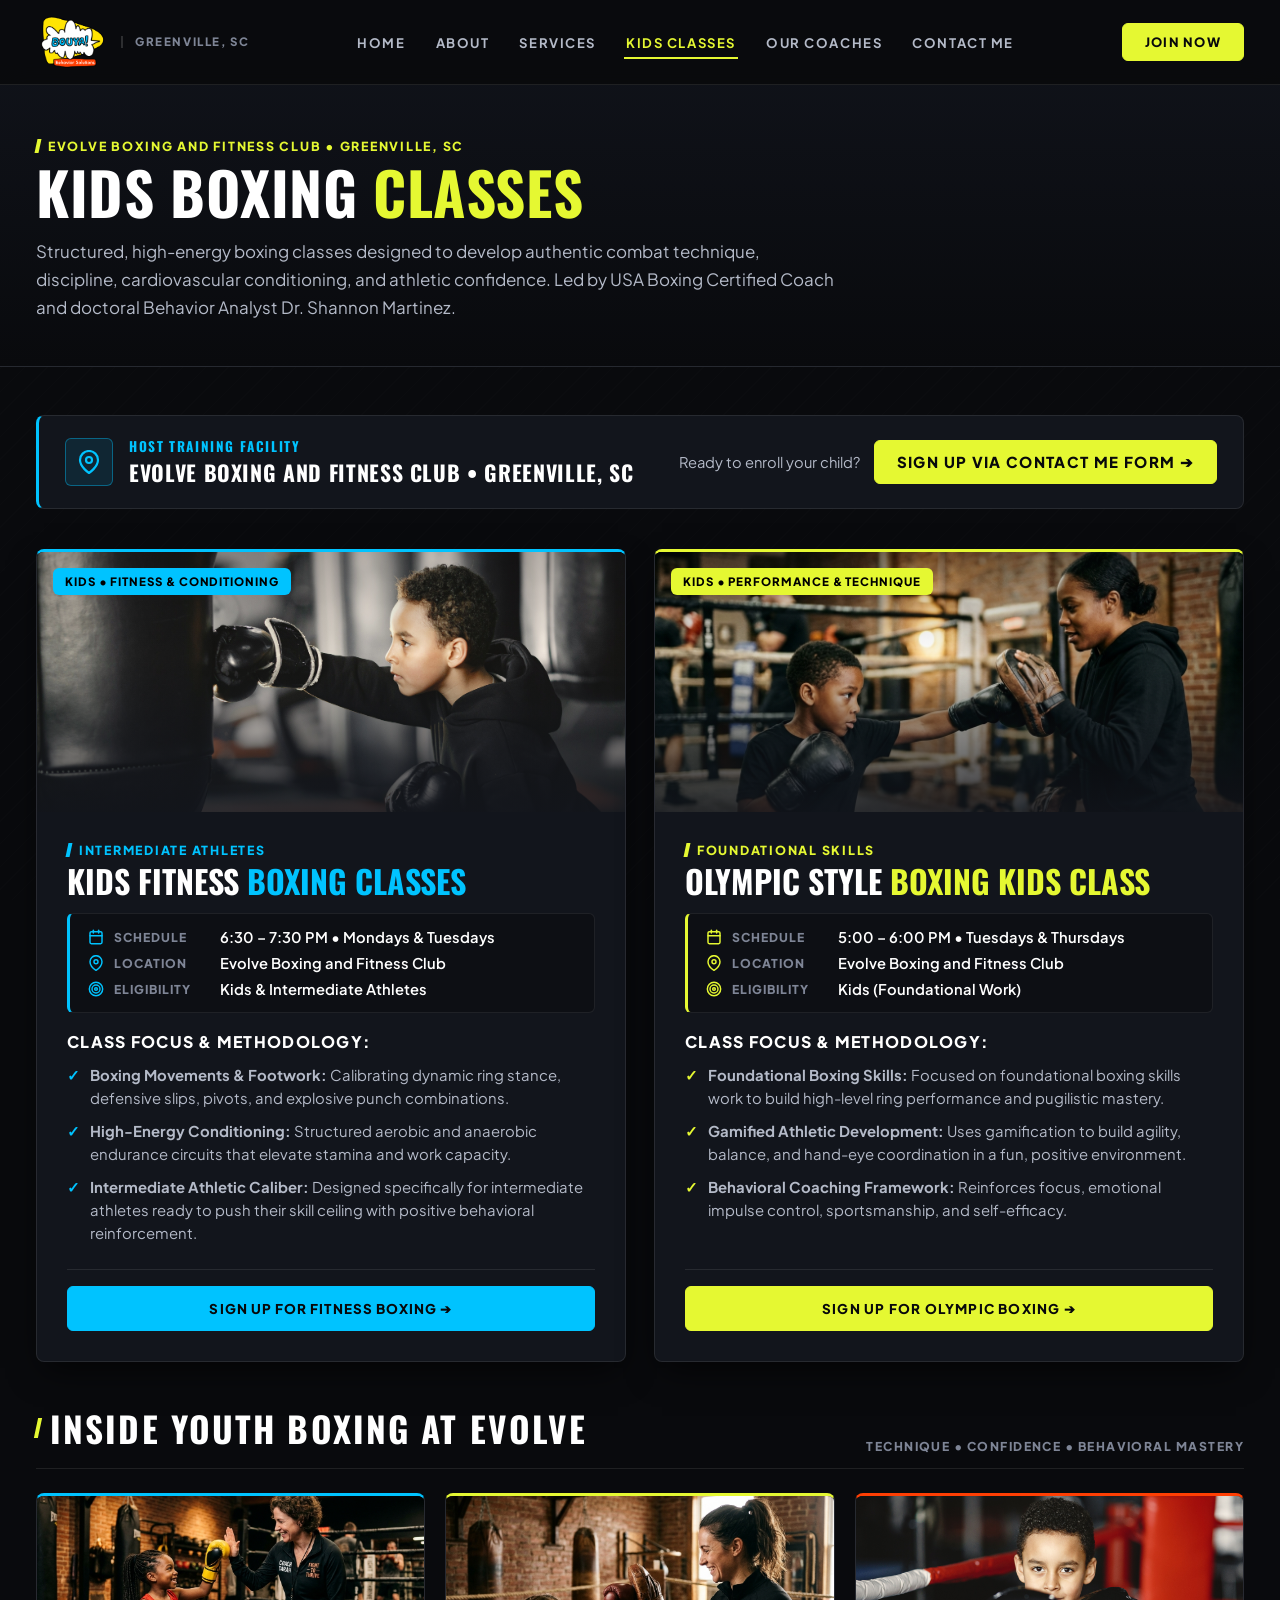
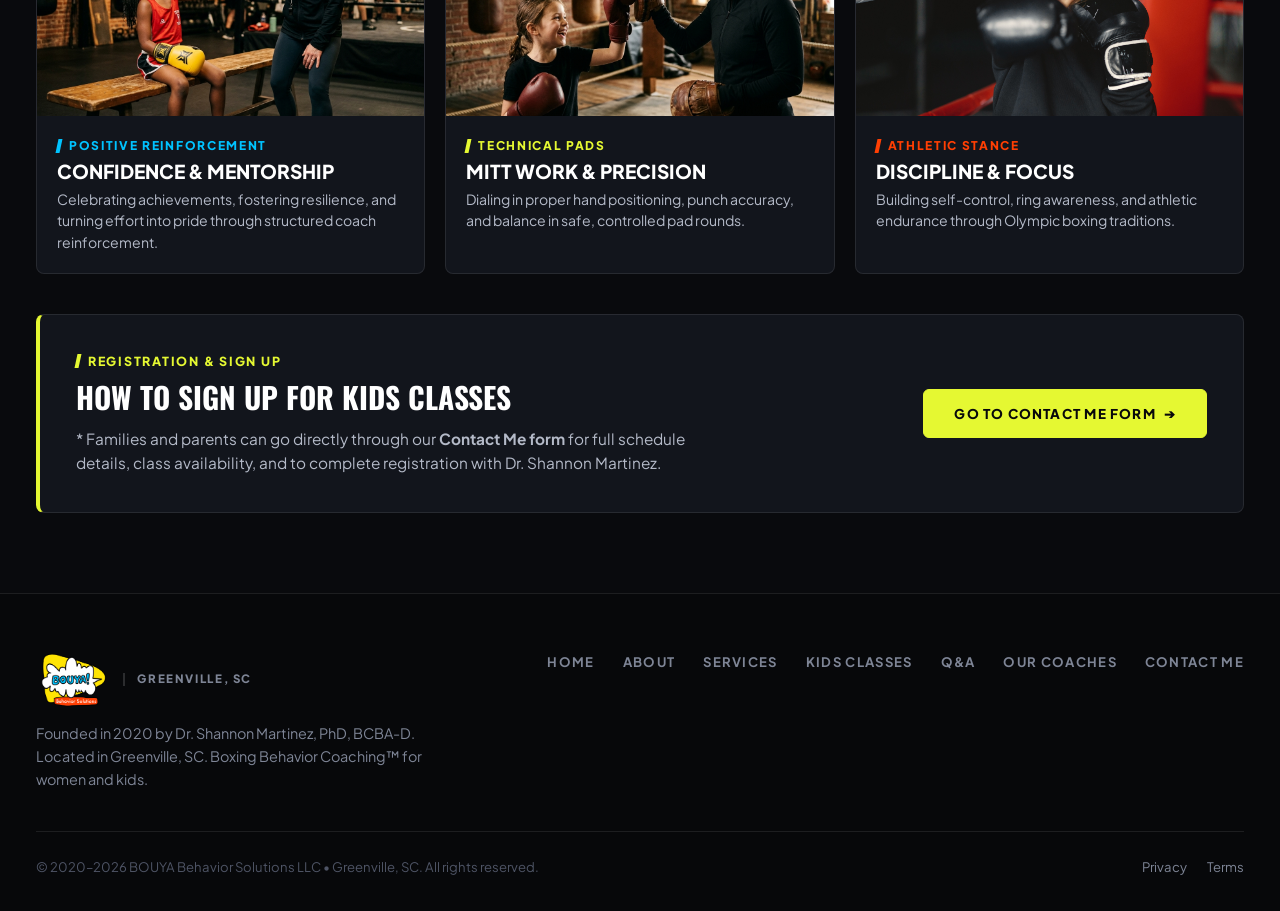
<file: kids-classes.html>
<!DOCTYPE html>
<html lang="en">
<head>
  <meta charset="UTF-8">
  <meta name="viewport" content="width=device-width, initial-scale=1.0">
  <title>Kids Classes | BOUYA Boxing Behavior Coaching - Greenville, SC</title>
  <meta name="description" content="Kids Boxing Classes in Greenville, SC at Evolve Boxing and Fitness Club. Led by Dr. Shannon Martinez, PhD, BCBA-D.">
  <meta http-equiv="Cache-Control" content="no-cache, no-store, must-revalidate">
  <meta http-equiv="Pragma" content="no-cache">
  <meta http-equiv="Expires" content="0">
  <link rel="icon" type="image/png" href="assets/icons/logo.png">
  <link rel="preconnect" href="https://fonts.googleapis.com">
  <link rel="preconnect" href="https://fonts.gstatic.com" crossorigin>
  <link href="https://fonts.googleapis.com/css2?family=Oswald:wght@600;700&family=Plus+Jakarta+Sans:wght@400;500;600;700;800&display=swap" rel="stylesheet">
  <link rel="stylesheet" href="css/style.css?v=4.1">
</head>
<body>
  <div class="procedural-grid-bg" aria-hidden="true"></div>

  <header class="site-header" id="siteHeader">
    <div class="content-container">
      <div class="header-inner">
        <a href="index.html" class="brand-logo" aria-label="BOUYA Homepage">
          <img src="assets/icons/logo.png" alt="BOUYA! Behavior Solutions" class="brand-logo-img">
          <span class="brand-badge-sub">GREENVILLE, SC</span>
        </a>

        <nav aria-label="Primary Navigation">
          <ul class="nav-tabs" id="navTabs">
            <li><a href="index.html" class="nav-link">Home</a></li>
            <li><a href="about.html" class="nav-link">About</a></li>
            <li><a href="services.html" class="nav-link">Services</a></li>
            <li><a href="kids-classes.html" class="nav-link active">Kids Classes</a></li>
            <li><a href="coaches.html" class="nav-link">Our Coaches</a></li>
            <li><a href="contact.html" class="nav-link">Contact Me</a></li>
          </ul>
        </nav>

        <div style="display: flex; align-items: center; gap: 16px;">
          <a href="contact.html?form=children" class="btn-join-pill">JOIN NOW</a>
          <button class="mobile-toggle" id="mobileToggle" aria-label="Toggle navigation menu" aria-expanded="false">
            <svg viewBox="0 0 24 24" fill="none" stroke="currentColor" stroke-width="2">
              <line x1="3" y1="12" x2="21" y2="12"></line>
              <line x1="3" y1="6" x2="21" y2="6"></line>
              <line x1="3" y1="18" x2="21" y2="18"></line>
            </svg>
          </button>
        </div>
      </div>
    </div>
  </header>

  <main class="site-content">
    <section class="page-intro-header-full">
      <div class="content-container">
        <span class="tag-label">EVOLVE BOXING AND FITNESS CLUB • GREENVILLE, SC</span>
        <h1 class="section-bold-title">KIDS BOXING <span style="color: var(--yellow-pulse);">CLASSES</span></h1>
        <p class="section-lead-paragraph">
          Structured, high-energy boxing classes designed to develop authentic combat technique, discipline, cardiovascular conditioning, and athletic confidence. Led by USA Boxing Certified Coach and doctoral Behavior Analyst Dr. Shannon Martinez.
        </p>
      </div>
    </section>

    <section style="width: 100%; padding-top: 48px; padding-bottom: 80px;">
      <div class="content-container" style="display: flex; flex-direction: column; gap: 40px;">
        
        <!-- Quick Summary Bar -->
        <div style="background: var(--bg-card); border: 1px solid var(--glass-border); border-left: 3px solid var(--logo-blue); border-radius: var(--radius-card); padding: 20px 26px; display: flex; justify-content: space-between; align-items: center; flex-wrap: wrap; gap: 16px;">
          <div style="display: flex; align-items: center; gap: 16px;">
            <div class="focus-blue-badge">
              <svg viewBox="0 0 24 24" fill="none" stroke="currentColor" stroke-width="2.2" stroke-linecap="round" stroke-linejoin="round">
                <path d="M21 10c0 7-9 13-9 13s-9-6-9-13a9 9 0 0 1 18 0z"></path>
                <circle cx="12" cy="10" r="3"></circle>
              </svg>
            </div>
            <div>
              <span style="font-family: var(--font-display); font-size: 0.84rem; font-weight: 800; color: var(--logo-blue); letter-spacing: 0.12em; text-transform: uppercase; display: block;">HOST TRAINING FACILITY</span>
              <strong style="font-family: var(--font-display); color: #fff; font-size: 1.35rem; letter-spacing: 0.03em; text-transform: uppercase;">Evolve Boxing and Fitness Club • Greenville, SC</strong>
            </div>
          </div>
          <div style="display: flex; align-items: center; gap: 14px;">
            <span style="color: var(--text-desc); font-size: 0.92rem;">Ready to enroll your child?</span>
            <a href="contact.html?form=children" class="btn-start-today" style="padding: 11px 22px; font-size: 0.94rem;">SIGN UP VIA CONTACT ME FORM ➔</a>
          </div>
        </div>

        <!-- Two Classes Grid -->
        <div class="services-dual-grid">

          <!-- Class 1: Kids Fitness Boxing -->
          <div class="service-dual-card card-children">
            <div class="service-dual-banner">
              <img src="assets/images/pexels-gustavo-fring-6720446.jpg?v=4.1" alt="Kids Fitness Boxing Classes at Evolve Boxing and Fitness Club">
              <div class="banner-badge-tag badge-blue">KIDS • FITNESS &amp; CONDITIONING</div>
            </div>

            <div class="service-dual-body">
              <span class="tag-label tag-label-blue" style="margin-bottom: 6px;">INTERMEDIATE ATHLETES</span>
              <h2 style="font-size: 2rem; font-weight: 800; color: #fff; margin-bottom: 14px; text-transform: uppercase; line-height: 1.08;">
                KIDS FITNESS <span class="text-blue">BOXING CLASSES</span>
              </h2>

              <!-- Schedule & Location Spec Sheet -->
              <div class="spec-sheet-box spec-blue">
                <div class="spec-row">
                  <svg viewBox="0 0 24 24" fill="none" stroke="currentColor" stroke-width="2.2" stroke-linecap="round" stroke-linejoin="round"><rect x="3" y="4" width="18" height="18" rx="2" ry="2"></rect><line x1="16" y1="2" x2="16" y2="6"></line><line x1="8" y1="2" x2="8" y2="6"></line><line x1="3" y1="10" x2="21" y2="10"></line></svg>
                  <span class="spec-label">SCHEDULE</span>
                  <span class="spec-val">6:30 – 7:30 PM • Mondays &amp; Tuesdays</span>
                </div>
                <div class="spec-row">
                  <svg viewBox="0 0 24 24" fill="none" stroke="currentColor" stroke-width="2.2" stroke-linecap="round" stroke-linejoin="round"><path d="M21 10c0 7-9 13-9 13s-9-6-9-13a9 9 0 0 1 18 0z"></path><circle cx="12" cy="10" r="3"></circle></svg>
                  <span class="spec-label">LOCATION</span>
                  <span class="spec-val">Evolve Boxing and Fitness Club</span>
                </div>
                <div class="spec-row">
                  <svg viewBox="0 0 24 24" fill="none" stroke="currentColor" stroke-width="2.2" stroke-linecap="round" stroke-linejoin="round"><circle cx="12" cy="12" r="10"></circle><circle cx="12" cy="12" r="6"></circle><circle cx="12" cy="12" r="2"></circle></svg>
                  <span class="spec-label">ELIGIBILITY</span>
                  <span class="spec-val">Kids &amp; Intermediate Athletes</span>
                </div>
              </div>

              <!-- Focus Description -->
              <div style="margin-bottom: 24px; flex-grow: 1;">
                <h4 style="font-size: 1rem; font-weight: 800; color: #fff; text-transform: uppercase; letter-spacing: 0.08em; margin-bottom: 12px;">
                  Class Focus &amp; Methodology:
                </h4>
                <ul style="list-style: none; padding: 0; margin: 0; display: flex; flex-direction: column; gap: 10px; color: var(--text-desc); font-size: 0.93rem; line-height: 1.55;">
                  <li style="display: flex; align-items: flex-start; gap: 10px;">
                    <span style="color: var(--logo-blue); font-weight: 900;">✓</span>
                    <span><strong>Boxing Movements &amp; Footwork:</strong> Calibrating dynamic ring stance, defensive slips, pivots, and explosive punch combinations.</span>
                  </li>
                  <li style="display: flex; align-items: flex-start; gap: 10px;">
                    <span style="color: var(--logo-blue); font-weight: 900;">✓</span>
                    <span><strong>High-Energy Conditioning:</strong> Structured aerobic and anaerobic endurance circuits that elevate stamina and work capacity.</span>
                  </li>
                  <li style="display: flex; align-items: flex-start; gap: 10px;">
                    <span style="color: var(--logo-blue); font-weight: 900;">✓</span>
                    <span><strong>Intermediate Athletic Caliber:</strong> Designed specifically for intermediate athletes ready to push their skill ceiling with positive behavioral reinforcement.</span>
                  </li>
                </ul>
              </div>

              <!-- Action Button -->
              <div style="margin-top: auto; padding-top: 16px; border-top: 1px solid var(--glass-border);">
                <a href="contact.html?form=children" class="btn-blue-pill" style="width: 100%;">
                  SIGN UP FOR FITNESS BOXING ➔
                </a>
              </div>
            </div>
          </div>

          <!-- Class 2: Olympic Style Boxing Kids Class -->
          <div class="service-dual-card card-women">
            <div class="service-dual-banner">
              <img src="assets/images/l.jpg?v=4.1" alt="Olympic Style Boxing Kids Class with Coach Shannon Martinez">
              <div class="banner-badge-tag">KIDS • PERFORMANCE &amp; TECHNIQUE</div>
            </div>

            <div class="service-dual-body">
              <span class="tag-label" style="margin-bottom: 6px;">FOUNDATIONAL SKILLS</span>
              <h2 style="font-size: 2rem; font-weight: 800; color: #fff; margin-bottom: 14px; text-transform: uppercase; line-height: 1.08;">
                OLYMPIC STYLE <span style="color: var(--yellow-pulse);">BOXING KIDS CLASS</span>
              </h2>

              <!-- Schedule & Location Spec Sheet -->
              <div class="spec-sheet-box">
                <div class="spec-row">
                  <svg viewBox="0 0 24 24" fill="none" stroke="currentColor" stroke-width="2.2" stroke-linecap="round" stroke-linejoin="round"><rect x="3" y="4" width="18" height="18" rx="2" ry="2"></rect><line x1="16" y1="2" x2="16" y2="6"></line><line x1="8" y1="2" x2="8" y2="6"></line><line x1="3" y1="10" x2="21" y2="10"></line></svg>
                  <span class="spec-label">SCHEDULE</span>
                  <span class="spec-val">5:00 – 6:00 PM • Tuesdays &amp; Thursdays</span>
                </div>
                <div class="spec-row">
                  <svg viewBox="0 0 24 24" fill="none" stroke="currentColor" stroke-width="2.2" stroke-linecap="round" stroke-linejoin="round"><path d="M21 10c0 7-9 13-9 13s-9-6-9-13a9 9 0 0 1 18 0z"></path><circle cx="12" cy="10" r="3"></circle></svg>
                  <span class="spec-label">LOCATION</span>
                  <span class="spec-val">Evolve Boxing and Fitness Club</span>
                </div>
                <div class="spec-row">
                  <svg viewBox="0 0 24 24" fill="none" stroke="currentColor" stroke-width="2.2" stroke-linecap="round" stroke-linejoin="round"><circle cx="12" cy="12" r="10"></circle><circle cx="12" cy="12" r="6"></circle><circle cx="12" cy="12" r="2"></circle></svg>
                  <span class="spec-label">ELIGIBILITY</span>
                  <span class="spec-val">Kids (Foundational Work)</span>
                </div>
              </div>

              <!-- Focus Description -->
              <div style="margin-bottom: 24px; flex-grow: 1;">
                <h4 style="font-size: 1rem; font-weight: 800; color: #fff; text-transform: uppercase; letter-spacing: 0.08em; margin-bottom: 12px;">
                  Class Focus &amp; Methodology:
                </h4>
                <ul style="list-style: none; padding: 0; margin: 0; display: flex; flex-direction: column; gap: 10px; color: var(--text-desc); font-size: 0.93rem; line-height: 1.55;">
                  <li style="display: flex; align-items: flex-start; gap: 10px;">
                    <span style="color: var(--yellow-pulse); font-weight: 900;">✓</span>
                    <span><strong>Foundational Boxing Skills:</strong> Focused on foundational boxing skills work to build high-level ring performance and pugilistic mastery.</span>
                  </li>
                  <li style="display: flex; align-items: flex-start; gap: 10px;">
                    <span style="color: var(--yellow-pulse); font-weight: 900;">✓</span>
                    <span><strong>Gamified Athletic Development:</strong> Uses gamification to build agility, balance, and hand-eye coordination in a fun, positive environment.</span>
                  </li>
                  <li style="display: flex; align-items: flex-start; gap: 10px;">
                    <span style="color: var(--yellow-pulse); font-weight: 900;">✓</span>
                    <span><strong>Behavioral Coaching Framework:</strong> Reinforces focus, emotional impulse control, sportsmanship, and self-efficacy.</span>
                  </li>
                </ul>
              </div>

              <!-- Action Button -->
              <div style="margin-top: auto; padding-top: 16px; border-top: 1px solid var(--glass-border);">
                <a href="contact.html?form=children" class="btn-start-today" style="width: 100%;">
                  SIGN UP FOR OLYMPIC BOXING ➔
                </a>
              </div>
            </div>
          </div>

        </div>

        <!-- ================= Youth Athlete Action Showcase ================= -->
        <div>
          <div class="focus-top-bar" style="margin-bottom: 24px;">
            <h2 class="focus-heading-text" style="font-size: 2.2rem;">INSIDE YOUTH BOXING AT EVOLVE</h2>
            <span class="focus-sub-note">TECHNIQUE • CONFIDENCE • BEHAVIORAL MASTERY</span>
          </div>

          <div style="display: grid; grid-template-columns: repeat(auto-fit, minmax(280px, 1fr)); gap: 20px;">
            <div class="four-link-acrylic-card" style="padding: 0; overflow: hidden; border-top: 3px solid var(--logo-blue);">
              <div style="height: 220px; overflow: hidden;">
                <img src="assets/images/k.jpg?v=4.1" alt="Empowerment and positive reinforcement in kids boxing" style="width: 100%; height: 100%; object-fit: cover;">
              </div>
              <div style="padding: 20px;">
                <span class="tag-label tag-label-blue" style="font-size: 0.75rem; margin-bottom: 6px;">POSITIVE REINFORCEMENT</span>
                <h4 style="font-size: 1.2rem; font-weight: 800; color: #fff; text-transform: uppercase; margin-bottom: 6px;">CONFIDENCE &amp; MENTORSHIP</h4>
                <p style="color: var(--text-desc); font-size: 0.88rem; line-height: 1.5; margin: 0;">
                  Celebrating achievements, fostering resilience, and turning effort into pride through structured coach reinforcement.
                </p>
              </div>
            </div>

            <div class="four-link-acrylic-card" style="padding: 0; overflow: hidden; border-top: 3px solid var(--yellow-pulse);">
              <div style="height: 220px; overflow: hidden;">
                <img src="assets/images/o.jpg?v=4.1" alt="Hands-on mitt training for kids with Coach Shannon" style="width: 100%; height: 100%; object-fit: cover;">
              </div>
              <div style="padding: 20px;">
                <span class="tag-label" style="font-size: 0.75rem; margin-bottom: 6px;">TECHNICAL PADS</span>
                <h4 style="font-size: 1.2rem; font-weight: 800; color: #fff; text-transform: uppercase; margin-bottom: 6px;">MITT WORK &amp; PRECISION</h4>
                <p style="color: var(--text-desc); font-size: 0.88rem; line-height: 1.5; margin: 0;">
                  Dialing in proper hand positioning, punch accuracy, and balance in safe, controlled pad rounds.
                </p>
              </div>
            </div>

            <div class="four-link-acrylic-card" style="padding: 0; overflow: hidden; border-top: 3px solid var(--logo-orange);">
              <div style="height: 220px; overflow: hidden;">
                <img src="assets/images/pexels-gustavo-fring-6720465.jpg?v=4.1" alt="Youth athlete focus and ring stance" style="width: 100%; height: 100%; object-fit: cover;">
              </div>
              <div style="padding: 20px;">
                <span class="tag-label tag-label-orange" style="font-size: 0.75rem; margin-bottom: 6px;">ATHLETIC STANCE</span>
                <h4 style="font-size: 1.2rem; font-weight: 800; color: #fff; text-transform: uppercase; margin-bottom: 6px;">DISCIPLINE &amp; FOCUS</h4>
                <p style="color: var(--text-desc); font-size: 0.88rem; line-height: 1.5; margin: 0;">
                  Building self-control, ring awareness, and athletic endurance through Olympic boxing traditions.
                </p>
              </div>
            </div>
          </div>
        </div>

        <!-- ================= Sign-Up & Contact Notice Box ================= -->
        <div style="background: var(--bg-card); border: 1px solid var(--glass-border); border-left: 4px solid var(--yellow-pulse); border-radius: var(--radius-card); padding: 36px; display: flex; justify-content: space-between; align-items: center; flex-wrap: wrap; gap: 24px;">
          <div style="max-width: 640px;">
            <span class="tag-label" style="margin-bottom: 6px;">REGISTRATION &amp; SIGN UP</span>
            <h3 style="font-size: 1.85rem; font-weight: 800; color: #fff; text-transform: uppercase; margin-bottom: 8px;">
              HOW TO SIGN UP FOR KIDS CLASSES
            </h3>
            <p style="color: var(--text-desc); font-size: 0.96rem; line-height: 1.6; margin: 0;">
              * Families and parents can go directly through our <strong>Contact Me form</strong> for full schedule details, class availability, and to complete registration with Dr. Shannon Martinez.
            </p>
          </div>
          <div>
            <a href="contact.html?form=children" class="btn-start-today" style="padding: 15px 30px;">
              <span>GO TO CONTACT ME FORM</span>
              <span>➔</span>
            </a>
          </div>
        </div>

      </div>
    </section>
  </main>

  <footer class="site-footer-full">
    <div class="content-container">
      <div class="footer-top-layout">
        <div>
          <a href="index.html" class="brand-logo" style="margin-bottom: 12px;">
            <img src="assets/icons/logo.png" alt="BOUYA! Behavior Solutions" class="brand-logo-img" style="height: 60px;">
            <span class="brand-badge-sub">GREENVILLE, SC</span>
          </a>
          <p style="font-size: 0.9rem; color: var(--text-muted); max-width: 390px; line-height: 1.6;">
            Founded in 2020 by Dr. Shannon Martinez, PhD, BCBA-D. Located in Greenville, SC. Boxing Behavior Coaching™ for women and kids.
          </p>
        </div>

        <ul class="footer-nav-links">
          <li><a href="index.html">Home</a></li>
          <li><a href="about.html">About</a></li>
          <li><a href="services.html">Services</a></li>
          <li><a href="kids-classes.html">Kids Classes</a></li>
          <li><a href="services.html#faq">Q&amp;A</a></li>
          <li><a href="coaches.html">Our Coaches</a></li>
          <li><a href="contact.html">Contact Me</a></li>
        </ul>
      </div>

      <div class="footer-bottom-bar">
        <div>© 2020–2026 BOUYA Behavior Solutions LLC • Greenville, SC. All rights reserved.</div>
        <div style="display: flex; gap: 20px;">
          <a href="contact.html" style="color: var(--text-muted);">Privacy</a>
          <a href="contact.html" style="color: var(--text-muted);">Terms</a>
        </div>
      </div>
    </div>
  </footer>

  <script src="js/main.js?v=4.0"></script>
</body>
</html>
</file>
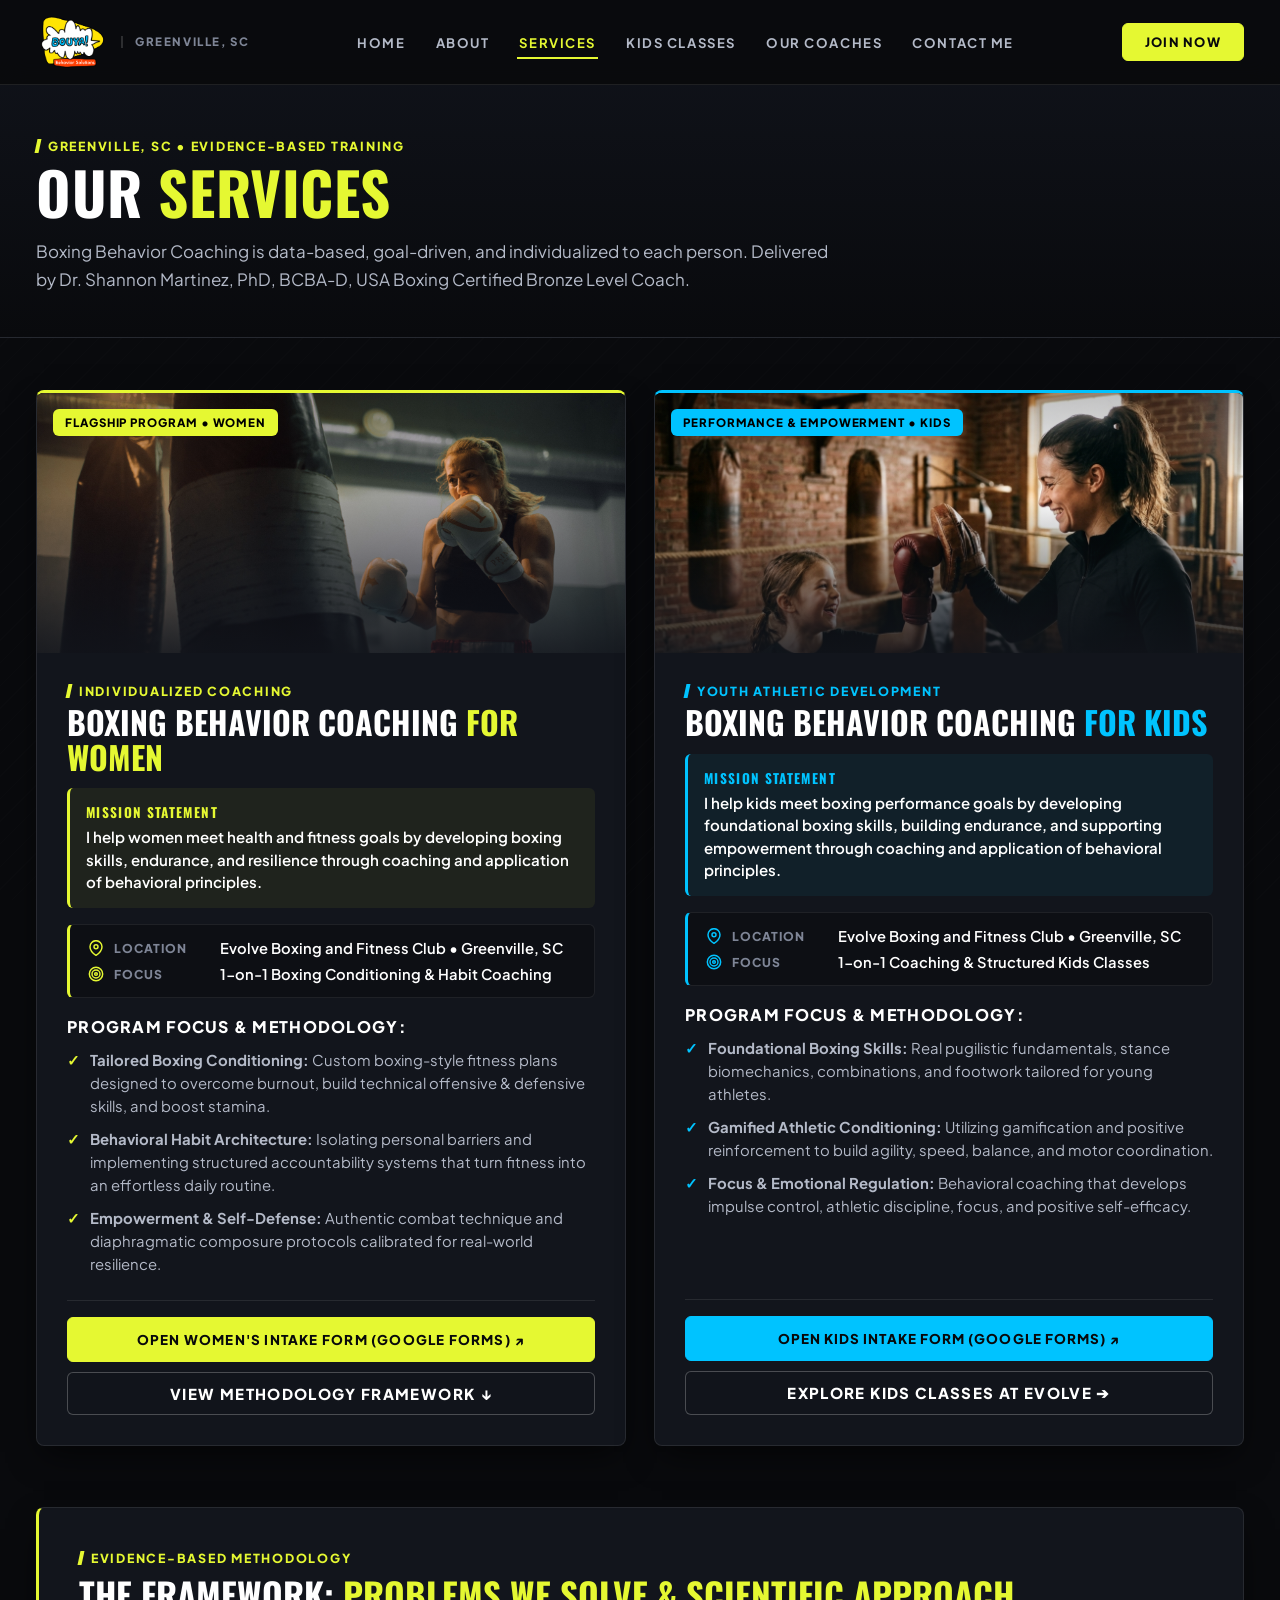
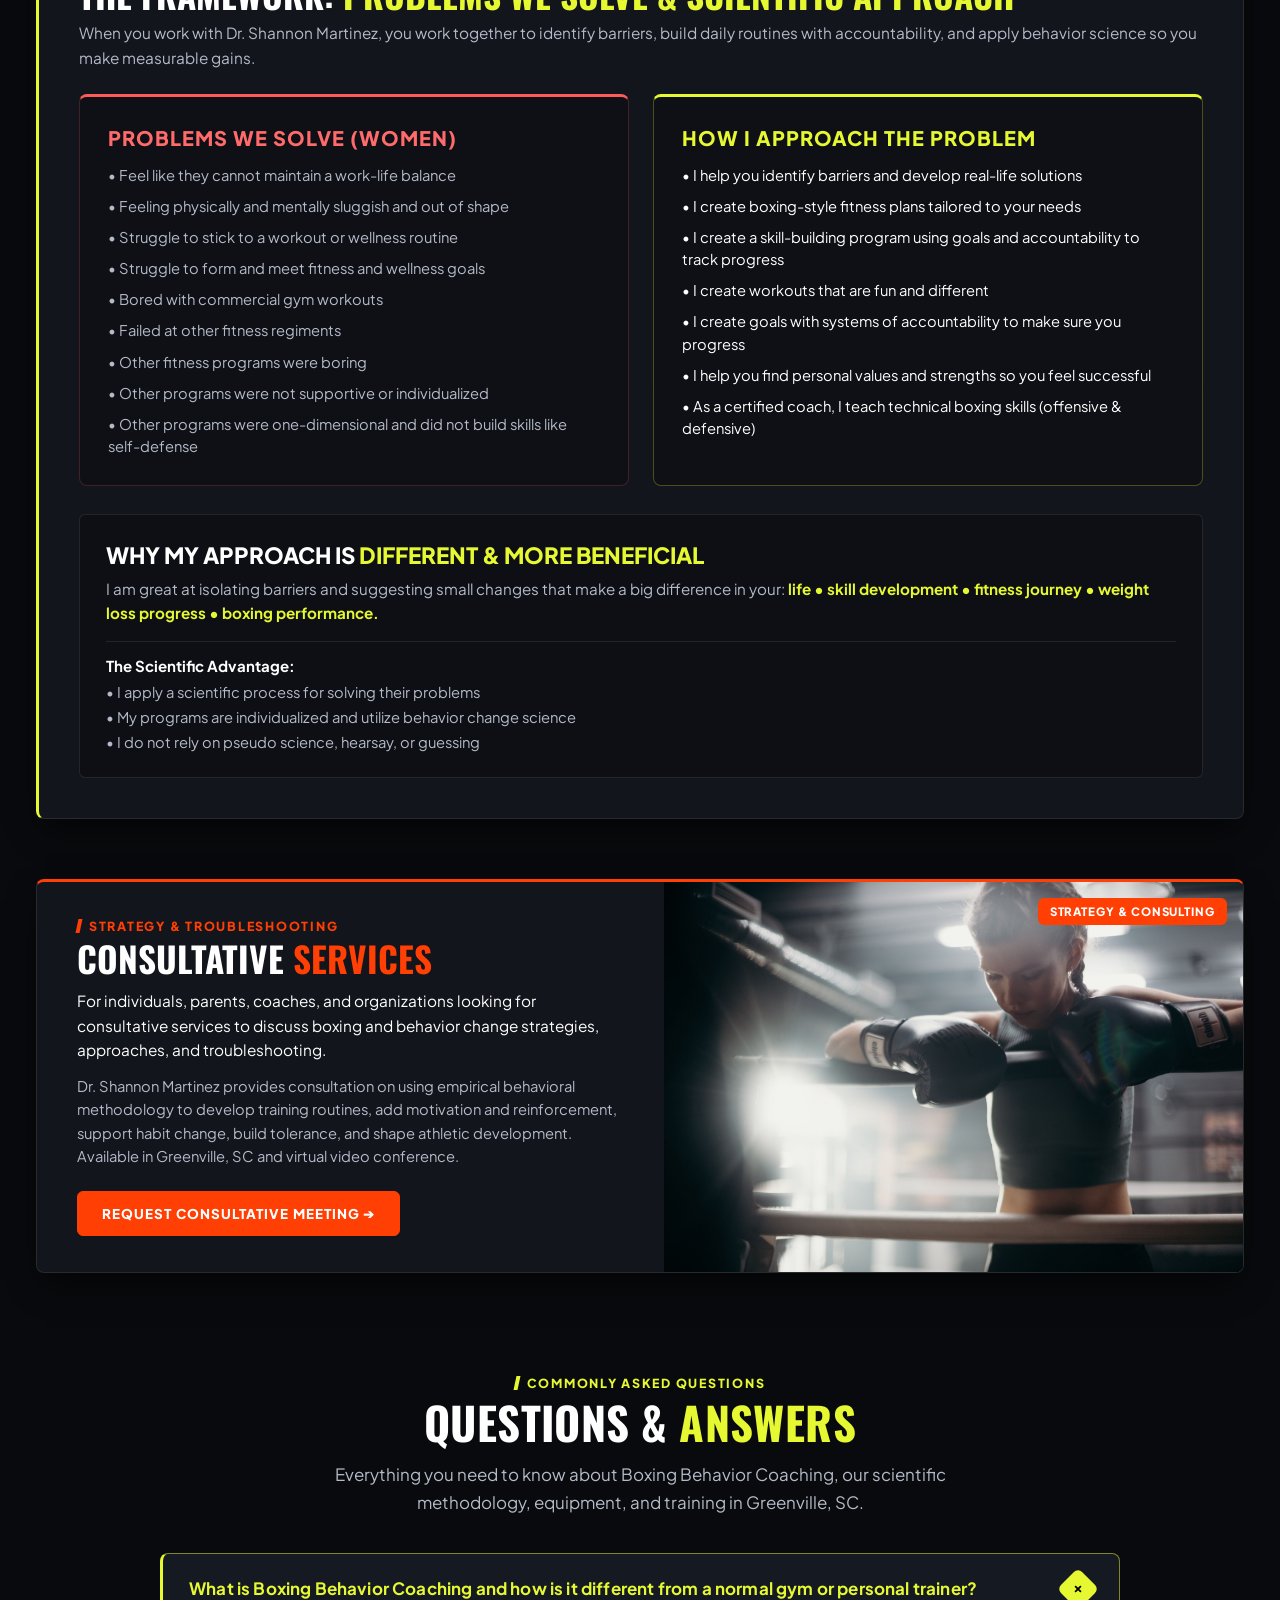
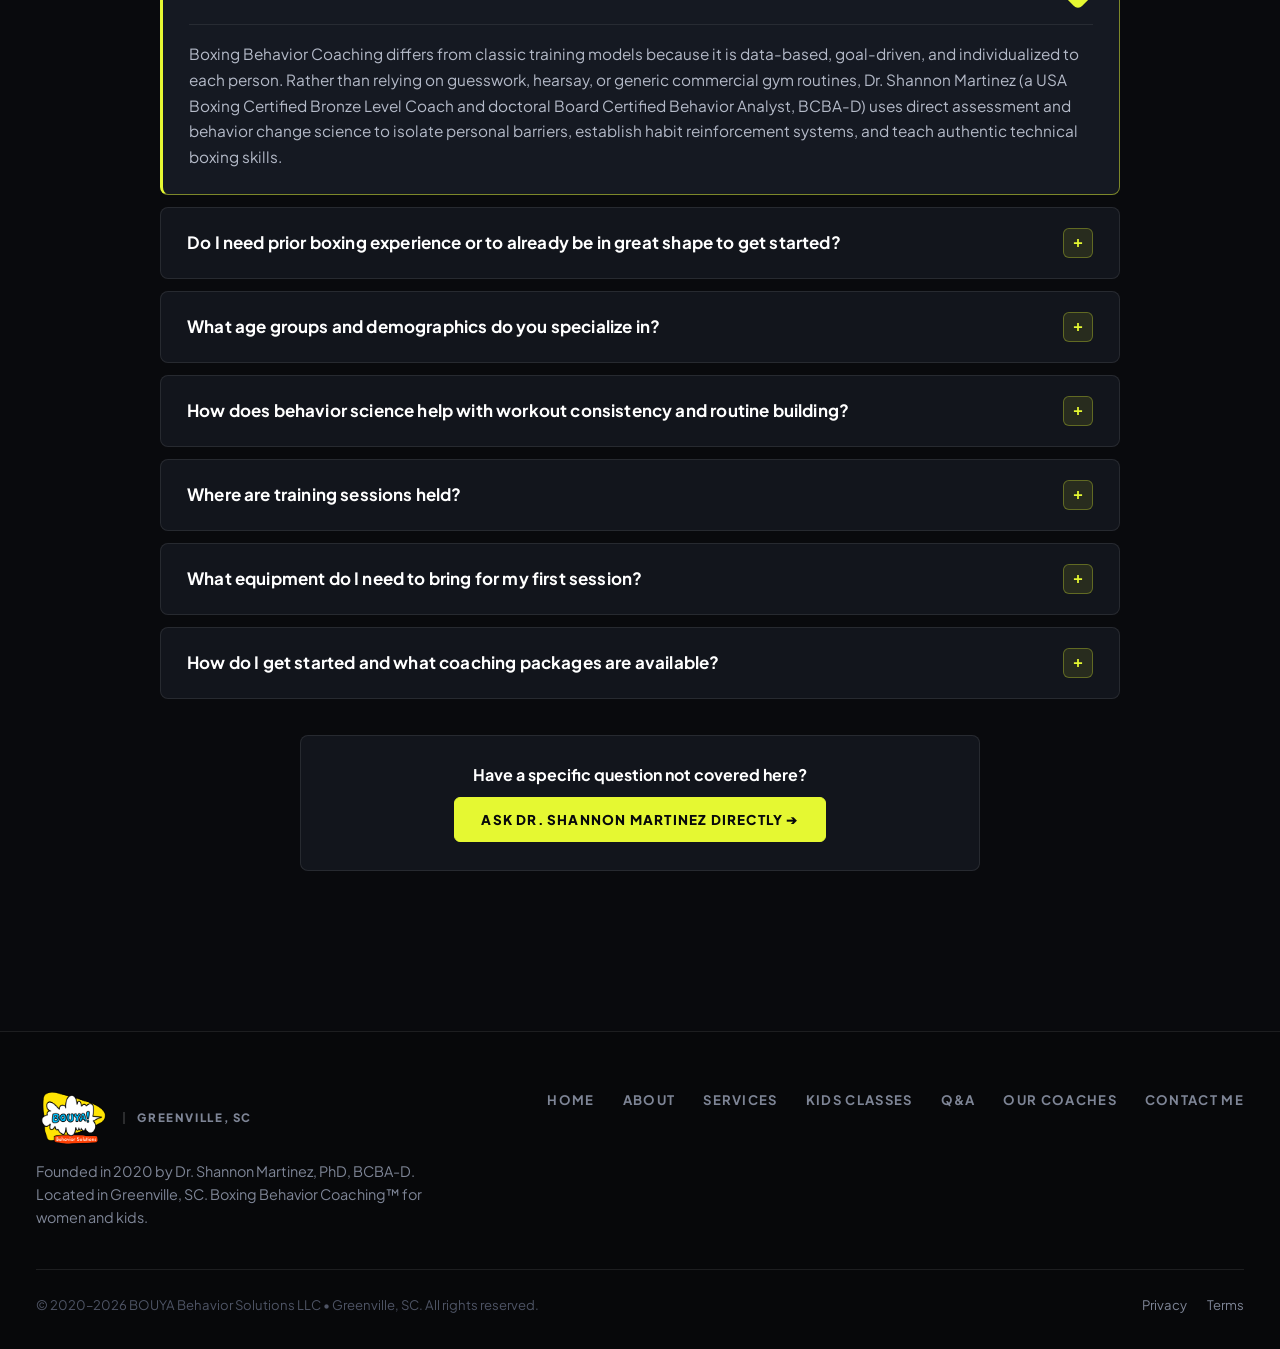
<file: services.html>
<!DOCTYPE html>
<html lang="en">

<head>
  <meta charset="UTF-8">
  <meta name="viewport" content="width=device-width, initial-scale=1.0">
  <title>Services &amp; Programs | BOUYA Boxing Behavior Coaching - Greenville, SC</title>
  <meta name="description"
    content="Boxing Behavior Coaching for Women and Kids in Greenville, SC at Evolve Boxing and Fitness Club. Led by Dr. Shannon Martinez, PhD, BCBA-D and USA Boxing Bronze Level Coach.">
  <meta http-equiv="Cache-Control" content="no-cache, no-store, must-revalidate">
  <meta http-equiv="Pragma" content="no-cache">
  <meta http-equiv="Expires" content="0">
  <link rel="icon" type="image/png" href="assets/icons/logo.png">
  <link rel="preconnect" href="https://fonts.googleapis.com">
  <link rel="preconnect" href="https://fonts.gstatic.com" crossorigin>
  <link
    href="https://fonts.googleapis.com/css2?family=Oswald:wght@600;700&family=Plus+Jakarta+Sans:wght@400;500;600;700;800&display=swap"
    rel="stylesheet">
  <link rel="stylesheet" href="css/style.css?v=4.1">
</head>

<body>
  <div class="procedural-grid-bg" aria-hidden="true"></div>

  <header class="site-header" id="siteHeader">
    <div class="content-container">
      <div class="header-inner">
        <a href="index.html" class="brand-logo" aria-label="BOUYA Homepage">
          <img src="assets/icons/logo.png" alt="BOUYA! Behavior Solutions" class="brand-logo-img">
          <span class="brand-badge-sub">GREENVILLE, SC</span>
        </a>

        <nav aria-label="Primary Navigation">
          <ul class="nav-tabs" id="navTabs">
            <li><a href="index.html" class="nav-link">Home</a></li>
            <li><a href="about.html" class="nav-link">About</a></li>
            <li><a href="services.html" class="nav-link active">Services</a></li>
            <li><a href="kids-classes.html" class="nav-link">Kids Classes</a></li>
            <li><a href="coaches.html" class="nav-link">Our Coaches</a></li>
            <li><a href="contact.html" class="nav-link">Contact Me</a></li>
          </ul>
        </nav>

        <div style="display: flex; align-items: center; gap: 16px;">
          <a href="contact.html" class="btn-join-pill">JOIN NOW</a>
          <button class="mobile-toggle" id="mobileToggle" aria-label="Toggle navigation menu">
            <svg viewBox="0 0 24 24" fill="none" stroke="currentColor" stroke-width="2">
              <line x1="3" y1="12" x2="21" y2="12"></line>
              <line x1="3" y1="6" x2="21" y2="6"></line>
              <line x1="3" y1="18" x2="21" y2="18"></line>
            </svg>
          </button>
        </div>
      </div>
    </div>
  </header>

  <main class="site-content">
    <section class="page-intro-header-full">
      <div class="content-container">
        <span class="tag-label">GREENVILLE, SC • EVIDENCE-BASED TRAINING</span>
        <h1 class="section-bold-title">OUR <span style="color: var(--yellow-pulse);">SERVICES</span></h1>
        <p class="section-lead-paragraph">
          Boxing Behavior Coaching is data-based, goal-driven, and individualized to each person. Delivered by Dr.
          Shannon Martinez, PhD, BCBA-D, USA Boxing Certified Bronze Level Coach.
        </p>
      </div>
    </section>

    <section style="width: 100%; padding-top: 52px; padding-bottom: 80px;">
      <div class="content-container" style="display: flex; flex-direction: column; gap: 60px;">

        <!-- ================= Side-by-Side Opener: Women vs Kids ================= -->
        <div class="services-dual-grid" id="programs">

          <!-- Option 1: Women's Boxing Behavior Coaching -->
          <div class="service-dual-card card-women">
            <div class="service-dual-banner">
              <img src="assets/images/pexels-koolshooters-9945075.jpg?v=4.1"
                alt="Boxing Behavior Coaching for Women with Dr. Shannon Martinez">
              <div class="banner-badge-tag">FLAGSHIP PROGRAM • WOMEN</div>
            </div>

            <div class="service-dual-body">
              <span class="tag-label" style="margin-bottom: 6px;">INDIVIDUALIZED COACHING</span>
              <h2
                style="font-size: 2rem; font-weight: 800; color: #fff; margin-bottom: 14px; text-transform: uppercase; line-height: 1.08;">
                BOXING BEHAVIOR COACHING <span style="color: var(--yellow-pulse);">FOR WOMEN</span>
              </h2>

              <!-- Mission Statement -->
              <div
                style="background: rgba(229, 248, 50, 0.06); border-left: 3px solid var(--yellow-pulse); padding: 14px 16px; border-radius: var(--radius-sm); margin-bottom: 16px;">
                <span
                  style="font-family: var(--font-display); color: var(--yellow-pulse); font-size: 0.84rem; font-weight: 800; letter-spacing: 0.1em; text-transform: uppercase; display: block; margin-bottom: 4px;">MISSION
                  STATEMENT</span>
                <p style="color: #fff; font-size: 0.94rem; font-weight: 600; line-height: 1.5; margin: 0;">
                  I help women meet health and fitness goals by developing boxing skills, endurance, and resilience
                  through coaching and application of behavioral principles.
                </p>
              </div>

              <!-- Location & Focus Spec Sheet -->
              <div class="spec-sheet-box">
                <div class="spec-row">
                  <svg viewBox="0 0 24 24" fill="none" stroke="currentColor" stroke-width="2.2" stroke-linecap="round"
                    stroke-linejoin="round">
                    <path d="M21 10c0 7-9 13-9 13s-9-6-9-13a9 9 0 0 1 18 0z"></path>
                    <circle cx="12" cy="10" r="3"></circle>
                  </svg>
                  <span class="spec-label">LOCATION</span>
                  <span class="spec-val">Evolve Boxing and Fitness Club • Greenville, SC</span>
                </div>
                <div class="spec-row">
                  <svg viewBox="0 0 24 24" fill="none" stroke="currentColor" stroke-width="2.2" stroke-linecap="round"
                    stroke-linejoin="round">
                    <circle cx="12" cy="12" r="10"></circle>
                    <circle cx="12" cy="12" r="6"></circle>
                    <circle cx="12" cy="12" r="2"></circle>
                  </svg>
                  <span class="spec-label">FOCUS</span>
                  <span class="spec-val">1-on-1 Boxing Conditioning &amp; Habit Coaching</span>
                </div>
              </div>

              <!-- Focus & Methodology Points -->
              <div style="margin-bottom: 24px; flex-grow: 1;">
                <h4
                  style="font-size: 1rem; font-weight: 800; color: #fff; text-transform: uppercase; letter-spacing: 0.08em; margin-bottom: 12px;">
                  Program Focus &amp; Methodology:
                </h4>
                <ul
                  style="list-style: none; padding: 0; margin: 0; display: flex; flex-direction: column; gap: 10px; color: var(--text-desc); font-size: 0.93rem; line-height: 1.55;">
                  <li style="display: flex; align-items: flex-start; gap: 10px;">
                    <span style="color: var(--yellow-pulse); font-weight: 900;">✓</span>
                    <span><strong>Tailored Boxing Conditioning:</strong> Custom boxing-style fitness plans designed to
                      overcome burnout, build technical offensive &amp; defensive skills, and boost stamina.</span>
                  </li>
                  <li style="display: flex; align-items: flex-start; gap: 10px;">
                    <span style="color: var(--yellow-pulse); font-weight: 900;">✓</span>
                    <span><strong>Behavioral Habit Architecture:</strong> Isolating personal barriers and implementing
                      structured accountability systems that turn fitness into an effortless daily routine.</span>
                  </li>
                  <li style="display: flex; align-items: flex-start; gap: 10px;">
                    <span style="color: var(--yellow-pulse); font-weight: 900;">✓</span>
                    <span><strong>Empowerment &amp; Self-Defense:</strong> Authentic combat technique and diaphragmatic
                      composure protocols calibrated for real-world resilience.</span>
                  </li>
                </ul>
              </div>

              <!-- Action Buttons -->
              <div
                style="margin-top: auto; padding-top: 16px; border-top: 1px solid var(--glass-border); display: flex; flex-direction: column; gap: 10px;">
                <a href="https://forms.gle/gcnCnLdye9c2UdEV9" target="_blank" rel="noopener noreferrer"
                  class="btn-start-today" style="width: 100%;">
                  OPEN WOMEN'S INTAKE FORM (GOOGLE FORMS) ↗
                </a>
                <a href="#methodology" class="btn-explore-outline"
                  style="width: 100%; padding: 11px 16px; font-size: 0.94rem;">
                  VIEW METHODOLOGY FRAMEWORK ↓
                </a>
              </div>
            </div>
          </div>

          <!-- Option 2: Kids Boxing Behavior Coaching -->
          <div class="service-dual-card card-children">
            <div class="service-dual-banner">
              <img src="assets/images/o.jpg?v=4.1" alt="Boxing Behavior Coaching for Kids with Coach Shannon Martinez">
              <div class="banner-badge-tag badge-blue">PERFORMANCE &amp; EMPOWERMENT • KIDS</div>
            </div>

            <div class="service-dual-body">
              <span class="tag-label tag-label-blue" style="margin-bottom: 6px;">YOUTH ATHLETIC DEVELOPMENT</span>
              <h2
                style="font-size: 2rem; font-weight: 800; color: #fff; margin-bottom: 14px; text-transform: uppercase; line-height: 1.08;">
                BOXING BEHAVIOR COACHING <span class="text-blue">FOR KIDS</span>
              </h2>

              <!-- Mission Statement -->
              <div
                style="background: rgba(0, 195, 255, 0.06); border-left: 3px solid var(--logo-blue); padding: 14px 16px; border-radius: var(--radius-sm); margin-bottom: 16px;">
                <span
                  style="font-family: var(--font-display); color: var(--logo-blue); font-size: 0.84rem; font-weight: 800; letter-spacing: 0.1em; text-transform: uppercase; display: block; margin-bottom: 4px;">MISSION
                  STATEMENT</span>
                <p style="color: #fff; font-size: 0.94rem; font-weight: 600; line-height: 1.5; margin: 0;">
                  I help kids meet boxing performance goals by developing foundational boxing skills, building
                  endurance, and supporting empowerment through coaching and application of behavioral principles.
                </p>
              </div>

              <!-- Location & Focus Spec Sheet -->
              <div class="spec-sheet-box spec-blue">
                <div class="spec-row">
                  <svg viewBox="0 0 24 24" fill="none" stroke="currentColor" stroke-width="2.2" stroke-linecap="round"
                    stroke-linejoin="round">
                    <path d="M21 10c0 7-9 13-9 13s-9-6-9-13a9 9 0 0 1 18 0z"></path>
                    <circle cx="12" cy="10" r="3"></circle>
                  </svg>
                  <span class="spec-label">LOCATION</span>
                  <span class="spec-val">Evolve Boxing and Fitness Club • Greenville, SC</span>
                </div>
                <div class="spec-row">
                  <svg viewBox="0 0 24 24" fill="none" stroke="currentColor" stroke-width="2.2" stroke-linecap="round"
                    stroke-linejoin="round">
                    <circle cx="12" cy="12" r="10"></circle>
                    <circle cx="12" cy="12" r="6"></circle>
                    <circle cx="12" cy="12" r="2"></circle>
                  </svg>
                  <span class="spec-label">FOCUS</span>
                  <span class="spec-val">1-on-1 Coaching &amp; Structured Kids Classes</span>
                </div>
              </div>

              <!-- Focus & Methodology Points -->
              <div style="margin-bottom: 24px; flex-grow: 1;">
                <h4
                  style="font-size: 1rem; font-weight: 800; color: #fff; text-transform: uppercase; letter-spacing: 0.08em; margin-bottom: 12px;">
                  Program Focus &amp; Methodology:
                </h4>
                <ul
                  style="list-style: none; padding: 0; margin: 0; display: flex; flex-direction: column; gap: 10px; color: var(--text-desc); font-size: 0.93rem; line-height: 1.55;">
                  <li style="display: flex; align-items: flex-start; gap: 10px;">
                    <span style="color: var(--logo-blue); font-weight: 900;">✓</span>
                    <span><strong>Foundational Boxing Skills:</strong> Real pugilistic fundamentals, stance
                      biomechanics, combinations, and footwork tailored for young athletes.</span>
                  </li>
                  <li style="display: flex; align-items: flex-start; gap: 10px;">
                    <span style="color: var(--logo-blue); font-weight: 900;">✓</span>
                    <span><strong>Gamified Athletic Conditioning:</strong> Utilizing gamification and positive
                      reinforcement to build agility, speed, balance, and motor coordination.</span>
                  </li>
                  <li style="display: flex; align-items: flex-start; gap: 10px;">
                    <span style="color: var(--logo-blue); font-weight: 900;">✓</span>
                    <span><strong>Focus &amp; Emotional Regulation:</strong> Behavioral coaching that develops impulse
                      control, athletic discipline, focus, and positive self-efficacy.</span>
                  </li>
                </ul>
              </div>

              <!-- Action Buttons -->
              <div
                style="margin-top: auto; padding-top: 16px; border-top: 1px solid var(--glass-border); display: flex; flex-direction: column; gap: 10px;">
                <a href="https://forms.gle/K74inwiYHdUF4YPQ6" target="_blank" rel="noopener noreferrer"
                  class="btn-blue-pill" style="width: 100%;">
                  OPEN KIDS INTAKE FORM (GOOGLE FORMS) ↗
                </a>
                <a href="kids-classes.html" class="btn-explore-outline"
                  style="width: 100%; padding: 11px 16px; font-size: 0.94rem;">
                  EXPLORE KIDS CLASSES AT EVOLVE ➔
                </a>
              </div>
            </div>
          </div>

        </div>

        <!-- ================= Deep Dive: Problems We Solve & Scientific Approach ================= -->
        <div id="methodology" class="subpage-acrylic-card"
          style="padding: 40px; border-left: 3px solid var(--yellow-pulse);">
          <div style="margin-bottom: 24px;">
            <span class="tag-label">EVIDENCE-BASED METHODOLOGY</span>
            <h3 style="font-size: 2.2rem; font-weight: 900; color: #fff; text-transform: uppercase; line-height: 1.05;">
              THE FRAMEWORK: <span style="color: var(--yellow-pulse);">PROBLEMS WE SOLVE &amp; SCIENTIFIC
                APPROACH</span>
            </h3>
            <p style="color: var(--text-desc); font-size: 0.96rem; line-height: 1.6; margin-top: 8px;">
              When you work with Dr. Shannon Martinez, you work together to identify barriers, build daily routines with
              accountability, and apply behavior science so you make measurable gains.
            </p>
          </div>

          <div class="problem-solution-grid" style="margin-top: 0; margin-bottom: 28px;">
            <div class="problem-card">
              <h4
                style="font-size: 1.25rem; font-weight: 800; color: #ff6b6b; text-transform: uppercase; margin-bottom: 14px; letter-spacing: 0.05em;">
                PROBLEMS WE SOLVE (WOMEN)
              </h4>
              <ul
                style="list-style: none; padding: 0; margin: 0; display: flex; flex-direction: column; gap: 9px; font-size: 0.92rem; color: var(--text-desc); line-height: 1.5;">
                <li>• Feel like they cannot maintain a work-life balance</li>
                <li>• Feeling physically and mentally sluggish and out of shape</li>
                <li>• Struggle to stick to a workout or wellness routine</li>
                <li>• Struggle to form and meet fitness and wellness goals</li>
                <li>• Bored with commercial gym workouts</li>
                <li>• Failed at other fitness regiments</li>
                <li>• Other fitness programs were boring</li>
                <li>• Other programs were not supportive or individualized</li>
                <li>• Other programs were one-dimensional and did not build skills like self-defense</li>
              </ul>
            </div>

            <div class="solution-card">
              <h4
                style="font-size: 1.25rem; font-weight: 800; color: var(--yellow-pulse); text-transform: uppercase; margin-bottom: 14px; letter-spacing: 0.05em;">
                HOW I APPROACH THE PROBLEM
              </h4>
              <ul
                style="list-style: none; padding: 0; margin: 0; display: flex; flex-direction: column; gap: 9px; font-size: 0.92rem; color: var(--text-white); line-height: 1.5;">
                <li>• I help you identify barriers and develop real-life solutions</li>
                <li>• I create boxing-style fitness plans tailored to your needs</li>
                <li>• I create a skill-building program using goals and accountability to track progress</li>
                <li>• I create workouts that are fun and different</li>
                <li>• I create goals with systems of accountability to make sure you progress</li>
                <li>• I help you find personal values and strengths so you feel successful</li>
                <li>• As a certified coach, I teach technical boxing skills (offensive &amp; defensive)</li>
              </ul>
            </div>
          </div>

          <div
            style="background: #0d0f14; border: 1px solid var(--glass-border); padding: 26px; border-radius: var(--radius-sm);">
            <h4
              style="font-size: 1.4rem; font-weight: 800; color: #fff; text-transform: uppercase; margin-bottom: 8px;">
              WHY MY APPROACH IS <span style="color: var(--yellow-pulse);">DIFFERENT &amp; MORE BENEFICIAL</span>
            </h4>
            <p style="color: var(--text-desc); font-size: 0.95rem; line-height: 1.6; margin-bottom: 16px;">
              I am great at isolating barriers and suggesting small changes that make a big difference in your:
              <strong style="color: var(--yellow-pulse);">life • skill development • fitness journey • weight loss
                progress • boxing performance.</strong>
            </p>
            <div style="border-top: 1px solid var(--glass-border); padding-top: 14px;">
              <strong style="color: #fff; font-size: 0.94rem; display: block; margin-bottom: 8px;">The Scientific
                Advantage:</strong>
              <ul
                style="list-style: none; padding: 0; margin: 0; display: flex; flex-direction: column; gap: 7px; font-size: 0.92rem; color: var(--text-desc);">
                <li>• I apply a scientific process for solving their problems</li>
                <li>• My programs are individualized and utilize behavior change science</li>
                <li>• I do not rely on pseudo science, hearsay, or guessing</li>
              </ul>
            </div>
          </div>
        </div>

        <!-- ================= Service 3: Consultative Services ================= -->
        <div class="service-hero-card accent-orange">
          <div class="service-card-split">
            <div class="service-content-pane">
              <span class="tag-label tag-label-orange" style="margin-bottom: 6px;">STRATEGY &amp; TROUBLESHOOTING</span>
              <h2
                style="font-size: 2.2rem; font-weight: 900; color: #fff; margin-bottom: 12px; text-transform: uppercase; line-height: 1.05;">
                CONSULTATIVE <span class="text-orange">SERVICES</span>
              </h2>

              <p style="color: var(--text-white); font-size: 0.96rem; line-height: 1.6; margin-bottom: 12px;">
                For individuals, parents, coaches, and organizations looking for consultative services to discuss boxing
                and behavior change strategies, approaches, and troubleshooting.
              </p>

              <p style="color: var(--text-desc); font-size: 0.92rem; line-height: 1.6; margin-bottom: 22px;">
                Dr. Shannon Martinez provides consultation on using empirical behavioral methodology to develop training
                routines, add motivation and reinforcement, support habit change, build tolerance, and shape athletic
                development. Available in Greenville, SC and virtual video conference.
              </p>

              <div>
                <a href="contact.html?form=general" class="btn-orange-pill">REQUEST CONSULTATIVE MEETING ➔</a>
              </div>
            </div>

            <div class="service-photo-frame">
              <img src="assets/images/pexels-cottonbro-4754119.jpg?v=4.1"
                alt="Consultative Services and Behavioral Assessment with Dr. Shannon Martinez">
              <div class="banner-badge-tag badge-orange" style="left: auto; right: 16px;">STRATEGY &amp; CONSULTING
              </div>
            </div>
          </div>
        </div>

        <!-- ================= Q&A (Frequently Asked Questions) Section ================= -->
        <div id="faq" class="qa-full-section">
          <div style="text-align: center; margin-bottom: 36px;">
            <span class="tag-label" style="justify-content: center;">COMMONLY ASKED QUESTIONS</span>
            <h2 class="section-bold-title" style="font-size: 2.8rem;">
              QUESTIONS &amp; <span style="color: var(--yellow-pulse);">ANSWERS</span>
            </h2>
            <p class="section-lead-paragraph" style="margin: 0 auto; max-width: 680px;">
              Everything you need to know about Boxing Behavior Coaching, our scientific methodology, equipment, and
              training in Greenville, SC.
            </p>
          </div>

          <div class="qa-accordion-container">
            <div class="qa-item active">
              <button class="qa-trigger" aria-expanded="true">
                <span class="qa-question-text">What is Boxing Behavior Coaching and how is it different from a normal
                  gym or personal trainer?</span>
                <span class="qa-icon-pill">
                  <svg width="14" height="14" viewBox="0 0 24 24" fill="none" stroke="currentColor" stroke-width="3">
                    <line x1="12" y1="5" x2="12" y2="19"></line>
                    <line x1="5" y1="12" x2="19" y2="12"></line>
                  </svg>
                </span>
              </button>
              <div class="qa-content">
                <p class="qa-answer-text">
                  Boxing Behavior Coaching differs from classic training models because it is data-based, goal-driven,
                  and individualized to each person. Rather than relying on guesswork, hearsay, or generic commercial
                  gym routines, Dr. Shannon Martinez (a USA Boxing Certified Bronze Level Coach and doctoral Board
                  Certified Behavior Analyst, BCBA-D) uses direct assessment and behavior change science to isolate
                  personal barriers, establish habit reinforcement systems, and teach authentic technical boxing skills.
                </p>
              </div>
            </div>

            <div class="qa-item">
              <button class="qa-trigger" aria-expanded="false">
                <span class="qa-question-text">Do I need prior boxing experience or to already be in great shape to get
                  started?</span>
                <span class="qa-icon-pill">
                  <svg width="14" height="14" viewBox="0 0 24 24" fill="none" stroke="currentColor" stroke-width="3">
                    <line x1="12" y1="5" x2="12" y2="19"></line>
                    <line x1="5" y1="12" x2="19" y2="12"></line>
                  </svg>
                </span>
              </button>
              <div class="qa-content">
                <p class="qa-answer-text">
                  No prior boxing experience or fitness baseline is required! Programs are completely individualized.
                  Whether you are a mature working woman struggling with physical sluggishness and work-life balance, or
                  a child trying combat sports for the first time, workouts are calibrated to your current abilities
                  with zero intimidation.
                </p>
              </div>
            </div>

            <div class="qa-item">
              <button class="qa-trigger" aria-expanded="false">
                <span class="qa-question-text">What age groups and demographics do you specialize in?</span>
                <span class="qa-icon-pill">
                  <svg width="14" height="14" viewBox="0 0 24 24" fill="none" stroke="currentColor" stroke-width="3">
                    <line x1="12" y1="5" x2="12" y2="19"></line>
                    <line x1="5" y1="12" x2="19" y2="12"></line>
                  </svg>
                </span>
              </button>
              <div class="qa-content">
                <p class="qa-answer-text">
                  We specialize in two core demographics: (1) <strong>Women</strong> who want sustainable habits,
                  self-defense, and fitness without boring commercial gym culture; and (2) <strong>Kids</strong> looking
                  to build coordination, cardio, focus, and athletic empowerment. We also provide professional
                  consultative services for athletes, parents, and coaches.
                </p>
              </div>
            </div>

            <div class="qa-item">
              <button class="qa-trigger" aria-expanded="false">
                <span class="qa-question-text">How does behavior science help with workout consistency and routine
                  building?</span>
                <span class="qa-icon-pill">
                  <svg width="14" height="14" viewBox="0 0 24 24" fill="none" stroke="currentColor" stroke-width="3">
                    <line x1="12" y1="5" x2="12" y2="19"></line>
                    <line x1="5" y1="12" x2="19" y2="12"></line>
                  </svg>
                </span>
              </button>
              <div class="qa-content">
                <p class="qa-answer-text">
                  Most people fail at fitness routines because the regimens are one-dimensional, boring, and ignore
                  behavioral principles. Dr. Shannon Martinez identifies the environmental and mental barriers that
                  cause you to stop working out, introduces small incremental adjustments, and builds tailored daily
                  workout routines with positive accountability so consistency becomes effortless.
                </p>
              </div>
            </div>

            <div class="qa-item">
              <button class="qa-trigger" aria-expanded="false">
                <span class="qa-question-text">Where are training sessions held?</span>
                <span class="qa-icon-pill">
                  <svg width="14" height="14" viewBox="0 0 24 24" fill="none" stroke="currentColor" stroke-width="3">
                    <line x1="12" y1="5" x2="12" y2="19"></line>
                    <line x1="5" y1="12" x2="19" y2="12"></line>
                  </svg>
                </span>
              </button>
              <div class="qa-content">
                <p class="qa-answer-text">
                  BOUYA Behavior Solutions operates out of <strong>Evolve Boxing and Fitness Club</strong> in
                  Greenville, South Carolina. Sessions take place in a fully equipped training facility with heavy bag
                  rows, speed bags, mitt stations, and training space.
                </p>
              </div>
            </div>

            <div class="qa-item">
              <button class="qa-trigger" aria-expanded="false">
                <span class="qa-question-text">What equipment do I need to bring for my first session?</span>
                <span class="qa-icon-pill">
                  <svg width="14" height="14" viewBox="0 0 24 24" fill="none" stroke="currentColor" stroke-width="3">
                    <line x1="12" y1="5" x2="12" y2="19"></line>
                    <line x1="5" y1="12" x2="19" y2="12"></line>
                  </svg>
                </span>
              </button>
              <div class="qa-content">
                <p class="qa-answer-text">
                  Just comfortable athletic workout apparel, athletic shoes, and water. We provide sanitized boxing
                  gloves and focus mitts for initial intake sessions. Dr. Shannon Martinez will guide you on personal
                  hand wraps and gloves as your training progresses.
                </p>
              </div>
            </div>

            <div class="qa-item">
              <button class="qa-trigger" aria-expanded="false">
                <span class="qa-question-text">How do I get started and what coaching packages are available?</span>
                <span class="qa-icon-pill">
                  <svg width="14" height="14" viewBox="0 0 24 24" fill="none" stroke="currentColor" stroke-width="3">
                    <line x1="12" y1="5" x2="12" y2="19"></line>
                    <line x1="5" y1="12" x2="19" y2="12"></line>
                  </svg>
                </span>
              </button>
              <div class="qa-content">
                <p class="qa-answer-text">
                  We have several coaching packages available to fit your schedule and goals. The first step is filling
                  out the <strong>Prospective Client Intake Form</strong> on our Contact page. Once submitted, Dr.
                  Shannon Martinez personally reviews your information and reaches out to discuss the best coaching
                  package and schedule your initial session!
                </p>
              </div>
            </div>
          </div>

          <div
            style="text-align: center; margin-top: 36px; padding: 28px; background: var(--bg-card); border: 1px solid var(--glass-border); border-radius: var(--radius-card); max-width: 680px; margin-left: auto; margin-right: auto;">
            <p style="color: var(--text-white); font-weight: 700; margin-bottom: 12px;">Have a specific question not
              covered here?</p>
            <a href="contact.html?form=general" class="btn-start-today">ASK DR. SHANNON MARTINEZ DIRECTLY ➔</a>
          </div>
        </div>

      </div>
    </section>
  </main>

  <footer class="site-footer-full">
    <div class="content-container">
      <div class="footer-top-layout">
        <div>
          <a href="index.html" class="brand-logo" style="margin-bottom: 12px;">
            <img src="assets/icons/logo.png" alt="BOUYA! Behavior Solutions" class="brand-logo-img"
              style="height: 60px;">
            <span class="brand-badge-sub">GREENVILLE, SC</span>
          </a>
          <p style="font-size: 0.9rem; color: var(--text-muted); max-width: 390px; line-height: 1.6;">
            Founded in 2020 by Dr. Shannon Martinez, PhD, BCBA-D. Located in Greenville, SC. Boxing Behavior Coaching™
            for women and kids.
          </p>
        </div>

        <ul class="footer-nav-links">
          <li><a href="index.html">Home</a></li>
          <li><a href="about.html">About</a></li>
          <li><a href="services.html">Services</a></li>
          <li><a href="kids-classes.html">Kids Classes</a></li>
          <li><a href="#faq">Q&amp;A</a></li>
          <li><a href="coaches.html">Our Coaches</a></li>
          <li><a href="contact.html">Contact Me</a></li>
        </ul>
      </div>

      <div class="footer-bottom-bar">
        <div>© 2020–2026 BOUYA Behavior Solutions LLC • Greenville, SC. All rights reserved.</div>
        <div style="display: flex; gap: 20px;">
          <a href="contact.html" style="color: var(--text-muted);">Privacy</a>
          <a href="contact.html" style="color: var(--text-muted);">Terms</a>
        </div>
      </div>
    </div>
  </footer>

  <script src="js/main.js?v=4.0"></script>
</body>

</html>
</file>
<file: css/style.css>
/* ==========================================================================
   BOUYA BEHAVIOR SOLUTIONS - ATHLETIC & BOXING PERFORMANCE DESIGN SYSTEM
   High-Contrast Matte Charcoal + Electric Chartreuse (#E5F832) + Cohesive Logo Accents
   ========================================================================== */

@import url('https://fonts.googleapis.com/css2?family=Oswald:wght@600;700&family=Plus+Jakarta+Sans:wght@400;500;600;700;800&display=swap');

:root {
  /* Brand Yellow & High-Impact Athletic Accents */
  --yellow-pulse: #e5f832;         /* Signature electric chartreuse */
  --yellow-hover: #d3e622;
  --yellow-subtle: rgba(229, 248, 50, 0.08);
  --yellow-hairline: rgba(229, 248, 50, 0.45);
  --yellow-border: rgba(229, 248, 50, 0.28);

  /* Brand Cohesive Logo Accents */
  --logo-blue: #00c3ff;            /* BOUYA! electric cyan/blue from logo */
  --logo-blue-hover: #00abdf;
  --logo-blue-subtle: rgba(0, 195, 255, 0.09);
  --logo-blue-hairline: rgba(0, 195, 255, 0.45);
  --logo-blue-border: rgba(0, 195, 255, 0.28);

  --logo-orange: #ff3f03;          /* Behavior Solutions reddish-orange from logo */
  --logo-orange-hover: #e63702;
  --logo-orange-subtle: rgba(255, 63, 3, 0.09);
  --logo-orange-hairline: rgba(255, 63, 3, 0.45);
  --logo-orange-border: rgba(255, 63, 3, 0.28);

  /* Grounded Gym Architectural Surfaces (Matte Obsidian & Iron Slate) */
  --bg-page: #090a0d;
  --bg-section: #0e1015;
  --bg-card: #12151c;

  /* Clean Structural Surface Tokens */
  --glass-bg: #12151c;
  --glass-bg-hover: #171b24;
  --glass-card: #12151c;
  --glass-card-hover: #161a23;
  --glass-header: rgba(9, 10, 13, 0.92);
  --glass-header-scrolled: rgba(9, 10, 13, 0.98);
  --glass-border: rgba(255, 255, 255, 0.09);
  --glass-border-hover: rgba(229, 248, 50, 0.45);
  --glass-specular: none;
  --glass-shadow: 0 14px 32px -8px rgba(0, 0, 0, 0.7);
  --glass-blur: blur(12px);

  /* Typography Colors */
  --text-white: #ffffff;
  --text-desc: #b4bac8;
  --text-muted: #7e8596;
  --text-dim: #4e5465;
  --text-black: #08090b;

  /* Athletic Typography System (Oswald for big display headlines, Plus Jakarta Sans for crisp UI/buttons/body) */
  --font-display: 'Oswald', -apple-system, BlinkMacSystemFont, 'Segoe UI', sans-serif;
  --font-main: 'Plus Jakarta Sans', -apple-system, BlinkMacSystemFont, 'Segoe UI', Roboto, sans-serif;

  /* Layout Max Width */
  --content-max: 1360px;

  /* Crisp Athletic Geometry */
  --radius-sm: 6px;
  --radius-card: 8px;
  --radius-pill: 6px;

  /* Snappy Athletic Transitions */
  --transition-fast: 0.18s cubic-bezier(0.16, 1, 0.3, 1);
  --transition-normal: 0.28s cubic-bezier(0.16, 1, 0.3, 1);
  --transition-smooth: 0.45s cubic-bezier(0.16, 1, 0.3, 1);
}

/* ----------------- Reset & Base ----------------- */
*, *::before, *::after {
  box-sizing: border-box;
  margin: 0;
  padding: 0;
}

html {
  scroll-behavior: smooth;
  background-color: var(--bg-page);
  color: var(--text-white);
  font-family: var(--font-main);
  -webkit-font-smoothing: antialiased;
  -moz-osx-font-smoothing: grayscale;
  width: 100%;
  overflow-x: hidden;
}

body {
  background-color: var(--bg-page);
  color: var(--text-desc);
  min-height: 100vh;
  width: 100%;
  display: flex;
  flex-direction: column;
  overflow-x: hidden;
  position: relative;
}

/* Global Athletic Display Headings (Reserved for big titles so small UI text stays razor-sharp) */
h1, h2, h3, .brand-name {
  font-family: var(--font-display);
}

/* Subtle Architectural Diagonal Texture (Replaces Sci-Fi Dot Grid) */
.procedural-grid-bg {
  position: fixed;
  inset: 0;
  background-image: repeating-linear-gradient(
    -45deg,
    rgba(255, 255, 255, 0.012) 0px,
    rgba(255, 255, 255, 0.012) 1px,
    transparent 1px,
    transparent 16px
  );
  pointer-events: none;
  z-index: 0;
}

a {
  color: inherit;
  text-decoration: none;
  transition: var(--transition-fast);
}

button {
  font-family: inherit;
  cursor: pointer;
  border: none;
  background: none;
  transition: var(--transition-fast);
}

img {
  max-width: 100%;
  height: auto;
  display: block;
}

/* ----------------- Edge-to-Edge Layout Containers ----------------- */
.site-content {
  width: 100%;
  flex: 1 0 auto;
  display: flex;
  flex-direction: column;
  position: relative;
  z-index: 1;
}

.content-container {
  width: 100%;
  max-width: var(--content-max);
  margin-left: auto;
  margin-right: auto;
  padding-left: 36px;
  padding-right: 36px;
  position: relative;
}

/* ----------------- Athletic Studio Header ----------------- */
.site-header {
  position: fixed;
  top: 0;
  left: 0;
  width: 100%;
  z-index: 100;
  background: var(--glass-header);
  backdrop-filter: var(--glass-blur);
  -webkit-backdrop-filter: var(--glass-blur);
  border-bottom: 1px solid rgba(255, 255, 255, 0.09);
  transition: background 0.25s ease, border-color 0.25s ease, box-shadow 0.25s ease;
}

.site-header.scrolled {
  background: var(--glass-header-scrolled);
  box-shadow: 0 10px 30px rgba(0, 0, 0, 0.75);
  border-bottom: 1px solid rgba(255, 255, 255, 0.12);
}

.header-inner {
  height: 84px;
  display: flex;
  align-items: center;
  justify-content: space-between;
}

/* Brand Logo (Official BOUYA! Emblem) */
.brand-logo {
  display: flex;
  align-items: center;
  gap: 14px;
  text-decoration: none;
}

.brand-logo-img {
  height: 58px;
  width: auto;
  max-width: 180px;
  object-fit: contain;
  transition: transform var(--transition-fast);
}

.brand-logo:hover .brand-logo-img {
  transform: scale(1.03);
}

.brand-name {
  font-size: 1.6rem;
  font-weight: 800;
  letter-spacing: 1px;
  text-transform: uppercase;
  color: var(--text-white);
  line-height: 1;
}

.brand-badge-sub {
  font-family: var(--font-main);
  font-size: 0.72rem;
  font-weight: 800;
  color: var(--text-muted);
  letter-spacing: 0.14em;
  text-transform: uppercase;
  padding-left: 12px;
  border-left: 2px solid rgba(255, 255, 255, 0.15);
  line-height: 1.1;
}

/* Nav Tabs */
.nav-tabs {
  display: flex;
  align-items: center;
  gap: 26px;
  list-style: none;
}

.nav-link {
  font-family: var(--font-main);
  font-size: 0.82rem;
  font-weight: 700;
  letter-spacing: 0.12em;
  text-transform: uppercase;
  color: var(--text-desc);
  display: flex;
  flex-direction: column;
  align-items: center;
  position: relative;
  padding: 8px 2px;
  transition: var(--transition-fast);
}

.nav-link:hover {
  color: var(--text-white);
}

.nav-link.active {
  color: var(--yellow-pulse);
}

.nav-link.active::after {
  content: '';
  position: absolute;
  bottom: 0;
  left: 0;
  right: 0;
  height: 2px;
  background-color: var(--yellow-pulse);
}

/* Sharp Athletic CTA Button in Header */
.btn-join-pill {
  background-color: var(--yellow-pulse);
  color: var(--text-black);
  font-family: var(--font-main);
  font-size: 0.8rem;
  font-weight: 800;
  letter-spacing: 0.1em;
  text-transform: uppercase;
  padding: 10px 22px;
  border-radius: var(--radius-sm);
  border: 1px solid var(--yellow-pulse);
  transition: var(--transition-fast);
  display: inline-flex;
  align-items: center;
  justify-content: center;
}

.btn-join-pill:hover {
  background-color: var(--yellow-hover);
  transform: translateY(-1px);
}

.mobile-toggle {
  display: none;
  color: var(--yellow-pulse);
  padding: 6px;
}

.mobile-toggle svg {
  width: 26px;
  height: 26px;
}

/* ----------------- Edge-to-Edge Hero Section (Refined Single-Viewport Proportions) ----------------- */
.hero-section-full {
  position: relative;
  width: 100%;
  min-height: 580px;
  display: flex;
  align-items: center;
  overflow: hidden;
  background-color: #08090c;
  border-bottom: 1px solid var(--glass-border);
}

/* High-impact athlete photography / spliced video reel on the right */
.hero-full-bg-media {
  position: absolute;
  top: 0;
  right: 0;
  bottom: 0;
  width: 65%;
  background-color: #000000;
  z-index: 1;
  pointer-events: none;
  overflow: hidden;
}

.hero-bg-video {
  position: absolute;
  inset: 0;
  width: 100%;
  height: 100%;
  object-fit: cover;
  object-position: center center;
  background-color: #000000;
  opacity: 0;
  transition: opacity 0.85s ease-in-out, transform 6s ease-out;
  transform: scale(1.03);
  filter: contrast(1.08) brightness(0.84) saturate(0.92);
  pointer-events: none;
}

.hero-bg-video.is-active {
  opacity: 1;
  transform: scale(1);
}

/* Clean studio lighting vignette blend over video */
.hero-full-gradient {
  position: absolute;
  inset: 0;
  background: 
    linear-gradient(90deg, #08090c 0%, #08090c 34%, rgba(8, 9, 12, 0.90) 48%, rgba(8, 9, 12, 0.38) 74%, rgba(8, 9, 12, 0.18) 100%),
    linear-gradient(180deg, rgba(8, 9, 12, 0.45) 0%, transparent 25%, transparent 76%, #08090c 100%);
  z-index: 2;
  pointer-events: none;
}

/* Minimal Reel HUD (Bottom Right of Hero) */
.hero-reel-hud {
  position: absolute;
  bottom: 24px;
  right: 36px;
  z-index: 6;
  display: flex;
  align-items: center;
  gap: 12px;
  background: rgba(10, 11, 15, 0.65);
  backdrop-filter: blur(8px);
  -webkit-backdrop-filter: blur(8px);
  border: 1px solid rgba(255, 255, 255, 0.08);
  border-radius: var(--radius-sm);
  padding: 6px 10px;
}

.hero-reel-btn {
  width: 28px;
  height: 28px;
  display: flex;
  align-items: center;
  justify-content: center;
  color: var(--text-desc);
  border-radius: 4px;
  cursor: pointer;
  transition: color var(--transition-fast), background var(--transition-fast);
}

.hero-reel-btn:hover {
  color: var(--yellow-pulse);
  background: rgba(255, 255, 255, 0.06);
}

.hero-reel-btn svg {
  width: 14px;
  height: 14px;
}

.hero-reel-btn .icon-play {
  display: none;
  margin-left: 1px;
}

.hero-reel-btn .icon-pause {
  display: block;
}

.hero-reel-hud.is-paused .hero-reel-btn .icon-pause {
  display: none;
}

.hero-reel-hud.is-paused .hero-reel-btn .icon-play {
  display: block;
  color: var(--yellow-pulse);
}

.hero-reel-segments {
  display: flex;
  align-items: center;
  gap: 6px;
}

.reel-seg {
  width: 18px;
  height: 3px;
  background: rgba(255, 255, 255, 0.18);
  border-radius: 2px;
  cursor: pointer;
  border: none;
  padding: 0;
  transition: background 0.25s ease, width 0.25s ease;
}

.reel-seg:hover {
  background: rgba(255, 255, 255, 0.4);
}

.reel-seg.active {
  width: 28px;
  background: var(--yellow-pulse);
}

@media (max-width: 900px) {
  .hero-reel-hud {
    display: none;
  }
}

.hero-full-content {
  position: relative;
  z-index: 5;
  padding-top: 116px;
  padding-bottom: 38px;
}

.hero-content-box {
  max-width: 630px;
}

/* Athletic Kicker Bar in Hero */
.hero-kicker-bar {
  display: inline-flex;
  align-items: center;
  gap: 10px;
  font-family: var(--font-main);
  font-size: 0.74rem;
  font-weight: 800;
  letter-spacing: 0.14em;
  text-transform: uppercase;
  color: var(--yellow-pulse);
  background: rgba(229, 248, 50, 0.08);
  border-left: 3px solid var(--yellow-pulse);
  padding: 6px 14px;
  margin-bottom: 16px;
}

/* Balanced 2-Line Condensed Athletic Headline */
.hero-display-title {
  font-family: var(--font-display);
  font-size: clamp(3.1rem, 4.7vw, 4.5rem);
  font-weight: 700;
  line-height: 0.96;
  letter-spacing: 0.01em;
  text-transform: uppercase;
  color: var(--text-white);
  margin-bottom: 18px;
}

.hero-display-title .text-yellow {
  color: var(--yellow-pulse);
  display: block;
}

.hero-lead-text {
  font-size: 1rem;
  font-weight: 400;
  line-height: 1.6;
  color: var(--text-desc);
  max-width: 560px;
  margin-bottom: 14px;
}

.hero-coach-callout {
  background: rgba(18, 21, 28, 0.85);
  border-left: 3px solid var(--yellow-pulse);
  border-top: 1px solid rgba(255, 255, 255, 0.07);
  border-right: 1px solid rgba(255, 255, 255, 0.07);
  border-bottom: 1px solid rgba(255, 255, 255, 0.07);
  padding: 11px 16px;
  border-radius: 0 var(--radius-sm) var(--radius-sm) 0;
  margin-bottom: 22px;
  max-width: 560px;
  font-size: 0.92rem;
  line-height: 1.5;
  color: #e2e6f0;
}

.hero-coach-callout strong {
  color: var(--text-white);
  font-weight: 700;
}

.hero-buttons-group {
  display: flex;
  align-items: center;
  gap: 14px;
  flex-wrap: wrap;
}

/* Hero Credential / Stats Strip - Docked Cleanly Across Bottom */
.hero-stats-strip {
  display: grid;
  grid-template-columns: repeat(4, auto);
  gap: 32px;
  margin-top: 28px;
  padding-top: 20px;
  border-top: 1px solid rgba(255, 255, 255, 0.11);
  max-width: 600px;
}

.hero-stat-item {
  display: flex;
  flex-direction: column;
  gap: 3px;
}

.hero-stat-val {
  font-family: var(--font-display);
  font-size: 1.25rem;
  font-weight: 700;
  letter-spacing: 0.03em;
  color: var(--text-white);
  line-height: 1.1;
  text-transform: uppercase;
}

.hero-stat-val span {
  color: var(--yellow-pulse);
}

.hero-stat-lbl {
  font-family: var(--font-main);
  font-size: 0.7rem;
  font-weight: 700;
  letter-spacing: 0.08em;
  text-transform: uppercase;
  color: var(--text-muted);
}

/* Primary Solid Athletic Action Button */
.btn-start-today {
  background-color: var(--yellow-pulse);
  color: var(--text-black);
  font-family: var(--font-main);
  font-size: 0.84rem;
  font-weight: 800;
  letter-spacing: 0.09em;
  text-transform: uppercase;
  padding: 13px 26px;
  border-radius: var(--radius-sm);
  border: 1.5px solid var(--yellow-pulse);
  transition: var(--transition-fast);
  display: inline-flex;
  align-items: center;
  justify-content: center;
  gap: 8px;
}

.btn-start-today:hover {
  background-color: var(--yellow-hover);
  border-color: var(--yellow-hover);
  transform: translateY(-2px);
}

/* Secondary Outlined Athletic Button */
.btn-explore-outline {
  background: rgba(18, 21, 28, 0.82);
  color: var(--text-white);
  border: 1.5px solid rgba(255, 255, 255, 0.24);
  font-family: var(--font-main);
  font-size: 0.84rem;
  font-weight: 800;
  letter-spacing: 0.09em;
  text-transform: uppercase;
  padding: 13px 26px;
  border-radius: var(--radius-sm);
  transition: var(--transition-fast);
  display: inline-flex;
  align-items: center;
  justify-content: center;
  gap: 8px;
}

.btn-explore-outline:hover {
  background-color: rgba(229, 248, 50, 0.08);
  border-color: var(--yellow-pulse);
  color: var(--yellow-pulse);
  transform: translateY(-2px);
}

/* Hide legacy sci-fi mesh canvas if present */
.procedural-mesh-canvas {
  display: none !important;
}

/* ----------------- Core Training Disciplines ("Our Focus") ----------------- */
.our-focus-full-section {
  width: 100%;
  padding-top: 48px;
  padding-bottom: 64px;
  background-color: var(--bg-page);
  position: relative;
  z-index: 10;
}

.focus-top-bar {
  display: flex;
  align-items: flex-end;
  justify-content: space-between;
  margin-bottom: 24px;
  border-bottom: 1px solid var(--glass-border);
  padding-bottom: 14px;
}

.focus-heading-text {
  font-family: var(--font-display);
  font-size: 1.5rem;
  font-weight: 800;
  letter-spacing: 0.06em;
  text-transform: uppercase;
  color: var(--text-white);
  display: flex;
  align-items: center;
  gap: 10px;
}

.focus-heading-text::before {
  content: '';
  display: inline-block;
  width: 4px;
  height: 20px;
  background-color: var(--yellow-pulse);
  transform: skewX(-12deg);
}

.focus-sub-note {
  font-family: var(--font-main);
  font-size: 0.76rem;
  font-weight: 800;
  letter-spacing: 0.12em;
  text-transform: uppercase;
  color: var(--text-muted);
}

.focus-cards-trio {
  display: grid;
  grid-template-columns: repeat(3, 1fr);
  gap: 20px;
}

/* Athletic Discipline Cards */
.focus-card-acrylic {
  background: linear-gradient(180deg, #141821 0%, #0f1218 100%);
  border: 1px solid var(--glass-border);
  border-top: 3px solid var(--yellow-pulse);
  border-radius: var(--radius-card);
  padding: 26px 26px;
  display: flex;
  align-items: flex-start;
  gap: 18px;
  transition: var(--transition-normal);
  text-decoration: none;
  position: relative;
  overflow: hidden;
}

.focus-card-acrylic.card-accent-blue {
  border-top-color: var(--logo-blue);
}

.focus-card-acrylic.card-accent-orange {
  border-top-color: var(--logo-orange);
}

.focus-card-acrylic:hover {
  background: #171b25;
  border-color: rgba(229, 248, 50, 0.4);
  border-top-color: var(--yellow-pulse);
  transform: translateY(-3px);
  box-shadow: var(--glass-shadow);
}

.focus-card-acrylic.card-accent-blue:hover {
  border-color: rgba(0, 195, 255, 0.4);
  border-top-color: var(--logo-blue);
}

.focus-card-acrylic.card-accent-orange:hover {
  border-color: rgba(255, 63, 3, 0.4);
  border-top-color: var(--logo-orange);
}

/* Ghosted Athletic Index Number on Cards */
.card-index-num {
  position: absolute;
  top: 12px;
  right: 18px;
  font-family: var(--font-display);
  font-size: 2.4rem;
  font-weight: 900;
  line-height: 1;
  color: rgba(255, 255, 255, 0.05);
  pointer-events: none;
  user-select: none;
}

/* Sleek Dark-Framed Icon Badges (Replaces Cartoon Solid Squares) */
.focus-yellow-badge {
  width: 48px;
  height: 48px;
  background-color: rgba(229, 248, 50, 0.1);
  border: 1px solid rgba(229, 248, 50, 0.4);
  border-radius: var(--radius-sm);
  display: flex;
  align-items: center;
  justify-content: center;
  color: var(--yellow-pulse);
  flex-shrink: 0;
  transition: var(--transition-fast);
}

.focus-card-acrylic:hover .focus-yellow-badge,
.pillar-acrylic-card:hover .focus-yellow-badge {
  background-color: var(--yellow-pulse);
  color: var(--text-black);
}

.focus-yellow-badge svg {
  width: 24px;
  height: 24px;
}

.focus-blue-badge {
  width: 48px;
  height: 48px;
  background-color: rgba(0, 195, 255, 0.1);
  border: 1px solid rgba(0, 195, 255, 0.4);
  border-radius: var(--radius-sm);
  display: flex;
  align-items: center;
  justify-content: center;
  color: var(--logo-blue);
  flex-shrink: 0;
  transition: var(--transition-fast);
}

.focus-card-acrylic.card-accent-blue:hover .focus-blue-badge {
  background-color: var(--logo-blue);
  color: var(--text-black);
}

.focus-blue-badge svg {
  width: 24px;
  height: 24px;
}

.focus-orange-badge {
  width: 48px;
  height: 48px;
  background-color: rgba(255, 63, 3, 0.1);
  border: 1px solid rgba(255, 63, 3, 0.4);
  border-radius: var(--radius-sm);
  display: flex;
  align-items: center;
  justify-content: center;
  color: var(--logo-orange);
  flex-shrink: 0;
  transition: var(--transition-fast);
}

.focus-card-acrylic.card-accent-orange:hover .focus-orange-badge {
  background-color: var(--logo-orange);
  color: #ffffff;
}

.focus-orange-badge svg {
  width: 24px;
  height: 24px;
}

.focus-card-label {
  font-family: var(--font-display);
  font-size: 1.4rem;
  font-weight: 800;
  line-height: 1.1;
  letter-spacing: 0.03em;
  text-transform: uppercase;
  color: var(--text-white);
  margin-bottom: 6px;
}

.focus-card-sub {
  font-size: 0.88rem;
  color: var(--text-desc);
  line-height: 1.5;
}

/* ----------------- "What is Boxing Behavior Coaching?" Section ----------------- */
.secondary-section-full {
  width: 100%;
  border-top: 1px solid var(--glass-border);
  padding-top: 84px;
  padding-bottom: 84px;
  background-color: var(--bg-section);
  position: relative;
  z-index: 10;
}

.section-tag-header {
  margin-bottom: 44px;
}

/* Athletic Section Kicker with Slanted Bar */
.tag-label {
  font-family: var(--font-main);
  font-size: 0.78rem;
  font-weight: 800;
  letter-spacing: 0.14em;
  text-transform: uppercase;
  color: var(--yellow-pulse);
  margin-bottom: 10px;
  display: inline-flex;
  align-items: center;
  gap: 8px;
}

.tag-label::before {
  content: '';
  display: inline-block;
  width: 4px;
  height: 14px;
  background-color: currentColor;
  transform: skewX(-12deg);
  flex-shrink: 0;
}

.tag-label-blue {
  color: var(--logo-blue) !important;
}

.tag-label-orange {
  color: var(--logo-orange) !important;
}

.text-blue {
  color: var(--logo-blue) !important;
}

.text-orange {
  color: var(--logo-orange) !important;
}

.border-blue {
  border-color: var(--logo-blue-hairline) !important;
}

.border-orange {
  border-color: var(--logo-orange-hairline) !important;
}

/* Service Card Color Hover & Border Accents */
.service-hero-card.accent-blue {
  border-top: 3px solid var(--logo-blue);
}

.service-hero-card.accent-blue:hover {
  border-color: rgba(0, 195, 255, 0.45);
}

.service-hero-card.accent-orange {
  border-top: 3px solid var(--logo-orange);
}

.service-hero-card.accent-orange:hover {
  border-color: rgba(255, 63, 3, 0.45);
}

/* Cohesive Action Buttons (Blue & Orange) */
.btn-blue-pill {
  background-color: var(--logo-blue);
  color: var(--text-black);
  font-family: var(--font-main);
  font-size: 0.84rem;
  font-weight: 800;
  letter-spacing: 0.08em;
  text-transform: uppercase;
  padding: 13px 24px;
  border-radius: var(--radius-sm);
  border: 1.5px solid var(--logo-blue);
  transition: var(--transition-fast);
  display: inline-flex;
  align-items: center;
  justify-content: center;
  gap: 8px;
}

.btn-blue-pill:hover {
  background-color: var(--logo-blue-hover);
  border-color: var(--logo-blue-hover);
  transform: translateY(-2px);
}

.btn-orange-pill {
  background-color: var(--logo-orange);
  color: #ffffff;
  font-family: var(--font-main);
  font-size: 0.84rem;
  font-weight: 800;
  letter-spacing: 0.08em;
  text-transform: uppercase;
  padding: 13px 24px;
  border-radius: var(--radius-sm);
  border: 1.5px solid var(--logo-orange);
  transition: var(--transition-fast);
  display: inline-flex;
  align-items: center;
  justify-content: center;
  gap: 8px;
}

.btn-orange-pill:hover {
  background-color: var(--logo-orange-hover);
  border-color: var(--logo-orange-hover);
  transform: translateY(-2px);
}

/* Contact Tab & Section Accents */
.form-section-num.num-blue {
  background: var(--logo-blue);
  color: #000;
}

.form-section-num.num-orange {
  background: var(--logo-orange);
  color: #fff;
}

.section-bold-title {
  font-family: var(--font-display);
  font-size: clamp(2.6rem, 4.6vw, 3.8rem);
  font-weight: 900;
  line-height: 0.96;
  letter-spacing: 0.01em;
  text-transform: uppercase;
  color: var(--text-white);
  margin-bottom: 16px;
}

.section-lead-paragraph {
  font-size: 1.06rem;
  color: var(--text-desc);
  max-width: 800px;
  line-height: 1.68;
}

/* 3 Pillars Athletic Cards */
.pillars-trio-grid {
  display: grid;
  grid-template-columns: repeat(3, 1fr);
  gap: 24px;
  margin-top: 36px;
}

.pillar-acrylic-card {
  background: var(--bg-card);
  border: 1px solid var(--glass-border);
  border-left: 3px solid var(--yellow-pulse);
  border-radius: var(--radius-card);
  padding: 32px 28px;
  transition: var(--transition-normal);
  position: relative;
  overflow: hidden;
}

.pillar-acrylic-card:hover {
  background: var(--glass-card-hover);
  border-color: rgba(229, 248, 50, 0.35);
  border-left-color: var(--yellow-pulse);
  transform: translateY(-3px);
  box-shadow: var(--glass-shadow);
}

.pillar-icon-header {
  display: flex;
  align-items: center;
  justify-content: space-between;
  margin-bottom: 20px;
}

.pillar-card-title {
  font-family: var(--font-display);
  font-size: 1.55rem;
  font-weight: 800;
  color: var(--text-white);
  margin-bottom: 10px;
  text-transform: uppercase;
  letter-spacing: 0.03em;
  line-height: 1.1;
}

.pillar-desc,
.pillar-card-desc {
  font-size: 0.95rem;
  color: var(--text-desc);
  line-height: 1.62;
}

/* ----------------- Subpage Showcase Grid (Full-Bleed Fitness Cards) ----------------- */
.four-links-grid {
  display: grid;
  grid-template-columns: repeat(6, 1fr);
  gap: 24px;
  margin-top: 32px;
}

/* First 3 cards span 2 columns each (3 across); bottom 2 cards span 3 columns each (2 across) */
.four-links-grid > .four-link-acrylic-card:nth-child(1),
.four-links-grid > .four-link-acrylic-card:nth-child(2),
.four-links-grid > .four-link-acrylic-card:nth-child(3) {
  grid-column: span 2;
}

.four-links-grid > .four-link-acrylic-card:nth-child(4),
.four-links-grid > .four-link-acrylic-card:nth-child(5) {
  grid-column: span 3;
}

@media (max-width: 1100px) {
  .four-links-grid {
    grid-template-columns: repeat(2, 1fr);
  }
  .four-links-grid > .four-link-acrylic-card:nth-child(n) {
    grid-column: span 1;
  }
}

.four-link-acrylic-card {
  background: var(--bg-card);
  border: 1px solid var(--glass-border);
  border-radius: var(--radius-card);
  padding: 0;
  display: flex;
  flex-direction: column;
  align-items: stretch;
  text-align: left;
  transition: var(--transition-normal);
  text-decoration: none;
  position: relative;
  overflow: hidden;
}

.four-link-acrylic-card:hover {
  background: var(--glass-card-hover);
  border-color: rgba(229, 248, 50, 0.45);
  transform: translateY(-4px);
  box-shadow: var(--glass-shadow);
}

/* Full-Bleed Edge-to-Edge Banner Image */
.four-link-photo-frame {
  width: 100%;
  height: 220px;
  border-radius: 0;
  border: none;
  border-bottom: 2px solid var(--yellow-pulse);
  overflow: hidden;
  margin-bottom: 0;
  position: relative;
  background: #08090c;
}

.four-link-photo-frame::after {
  content: '';
  position: absolute;
  inset: 0;
  background: linear-gradient(180deg, transparent 50%, rgba(18, 21, 28, 0.85) 100%);
  pointer-events: none;
}

.four-link-photo-frame img {
  width: 100%;
  height: 100%;
  object-fit: cover;
  object-position: center 30%;
  transition: transform 0.5s cubic-bezier(0.16, 1, 0.3, 1);
}

.four-link-acrylic-card:hover .four-link-photo-frame img {
  transform: scale(1.05);
}

.four-link-body {
  padding: 24px 26px 26px;
  display: flex;
  flex-direction: column;
  flex-grow: 1;
}

.four-link-title {
  font-family: var(--font-display);
  font-size: 1.65rem;
  font-weight: 800;
  letter-spacing: 0.03em;
  text-transform: uppercase;
  color: var(--text-white);
  margin-bottom: 8px;
  line-height: 1.1;
}

.four-link-caption {
  font-size: 0.92rem;
  color: var(--text-desc);
  line-height: 1.55;
  margin-bottom: 20px;
  flex-grow: 1;
}

.four-link-btn {
  font-family: var(--font-main);
  font-size: 0.8rem;
  font-weight: 800;
  letter-spacing: 0.1em;
  text-transform: uppercase;
  color: var(--yellow-pulse);
  display: inline-flex;
  align-items: center;
  gap: 8px;
  padding-top: 14px;
  border-top: 1px solid rgba(255, 255, 255, 0.07);
}

.four-link-acrylic-card:hover .four-link-btn {
  gap: 12px;
}

/* ----------------- Subpage Specific Layouts ----------------- */
.page-intro-header-full {
  width: 100%;
  padding-top: 136px;
  padding-bottom: 44px;
  border-bottom: 1px solid var(--glass-border);
  background: linear-gradient(180deg, #11141c 0%, var(--bg-page) 100%);
}

.subpage-grid-2-full {
  display: grid;
  grid-template-columns: 1fr 1fr;
  gap: 48px;
  align-items: center;
  padding-top: 64px;
  padding-bottom: 64px;
}

.subpage-media-acrylic-frame {
  border-radius: var(--radius-card);
  border: 1px solid var(--glass-border);
  border-bottom: 3px solid var(--yellow-pulse);
  overflow: hidden;
  box-shadow: var(--glass-shadow);
  background: #0a0b0f;
}

.subpage-media-acrylic-frame img {
  width: 100%;
  height: 500px;
  object-fit: cover;
  object-position: center 20%;
}

.subpage-acrylic-card {
  background: var(--bg-card);
  border: 1px solid var(--glass-border);
  box-shadow: var(--glass-shadow);
  border-radius: var(--radius-card);
  padding: 44px;
}

/* Athletic Spec Sheet Box (Used for Schedule / Location / Eligibility) */
.spec-sheet-box {
  background: #0d0f14;
  border: 1px solid rgba(255, 255, 255, 0.08);
  border-left: 3px solid var(--yellow-pulse);
  padding: 14px 18px;
  border-radius: var(--radius-sm);
  margin-bottom: 18px;
  display: flex;
  flex-direction: column;
  gap: 8px;
}

.spec-sheet-box.spec-blue {
  border-left-color: var(--logo-blue);
}

.spec-row {
  display: flex;
  align-items: center;
  gap: 10px;
  font-size: 0.92rem;
}

.spec-row svg {
  width: 16px;
  height: 16px;
  flex-shrink: 0;
  color: var(--yellow-pulse);
}

.spec-sheet-box.spec-blue .spec-row svg {
  color: var(--logo-blue);
}

.spec-label {
  font-family: var(--font-main);
  font-weight: 800;
  font-size: 0.76rem;
  letter-spacing: 0.08em;
  text-transform: uppercase;
  color: var(--text-muted);
  min-width: 96px;
}

.spec-val {
  color: var(--text-white);
  font-weight: 600;
}

/* Services Catalog */
.services-acrylic-grid {
  display: grid;
  grid-template-columns: repeat(3, 1fr);
  gap: 24px;
  padding-top: 50px;
  padding-bottom: 80px;
}

.service-acrylic-card {
  background: var(--bg-card);
  border: 1px solid var(--glass-border);
  box-shadow: var(--glass-shadow);
  border-radius: var(--radius-card);
  overflow: hidden;
  display: flex;
  flex-direction: column;
  transition: var(--transition-normal);
  position: relative;
}

.service-acrylic-card:hover {
  background: var(--glass-card-hover);
  border-color: rgba(229, 248, 50, 0.4);
  transform: translateY(-3px);
}

.service-card-banner {
  height: 210px;
  overflow: hidden;
  position: relative;
}

.service-card-banner img {
  width: 100%;
  height: 100%;
  object-fit: cover;
  transition: transform 0.5s ease;
}

.service-acrylic-card:hover .service-card-banner img {
  transform: scale(1.04);
}

.service-banner-tag {
  position: absolute;
  top: 14px;
  left: 14px;
  background-color: var(--yellow-pulse);
  color: var(--text-black);
  font-family: var(--font-display);
  font-size: 0.82rem;
  font-weight: 800;
  letter-spacing: 0.08em;
  text-transform: uppercase;
  padding: 4px 12px;
  border-radius: var(--radius-sm);
}

.service-acrylic-content {
  padding: 28px;
  display: flex;
  flex-direction: column;
  flex-grow: 1;
}

.service-card-heading {
  font-family: var(--font-display);
  font-size: 1.55rem;
  font-weight: 800;
  color: var(--text-white);
  margin-bottom: 12px;
  line-height: 1.15;
  text-transform: uppercase;
}

.service-card-summary {
  font-size: 0.94rem;
  color: var(--text-desc);
  line-height: 1.6;
  margin-bottom: 24px;
  flex-grow: 1;
}

/* Coaches Grid */
.coaches-acrylic-grid {
  display: grid;
  grid-template-columns: repeat(3, 1fr);
  gap: 24px;
  padding-top: 50px;
  padding-bottom: 80px;
}

.coach-acrylic-card {
  background: var(--bg-card);
  border: 1px solid var(--glass-border);
  box-shadow: var(--glass-shadow);
  border-radius: var(--radius-card);
  overflow: hidden;
  transition: var(--transition-normal);
  position: relative;
}

.coach-acrylic-card:hover {
  background: var(--glass-card-hover);
  border-color: rgba(229, 248, 50, 0.4);
  transform: translateY(-3px);
}

.coach-photo-box {
  height: 360px;
  overflow: hidden;
}

.coach-photo-box img {
  width: 100%;
  height: 100%;
  object-fit: cover;
  object-position: top center;
  transition: transform 0.5s ease;
}

.coach-acrylic-card:hover .coach-photo-box img {
  transform: scale(1.04);
}

.coach-meta-box {
  padding: 28px;
}

.coach-card-name {
  font-family: var(--font-display);
  font-size: 1.65rem;
  font-weight: 800;
  color: var(--text-white);
  margin-bottom: 6px;
  text-transform: uppercase;
}

.coach-card-role {
  font-family: var(--font-display);
  font-size: 0.9rem;
  font-weight: 700;
  letter-spacing: 0.08em;
  text-transform: uppercase;
  color: var(--yellow-pulse);
  margin-bottom: 16px;
}

/* Contact Page Layout */
.contact-acrylic-grid {
  display: grid;
  grid-template-columns: 1.3fr 0.7fr;
  gap: 36px;
  padding-top: 24px;
  padding-bottom: 80px;
}

.contact-acrylic-box {
  background: var(--bg-card);
  border: 1px solid var(--glass-border);
  box-shadow: var(--glass-shadow);
  border-radius: var(--radius-card);
  padding: 40px;
  position: relative;
}

.form-group-item {
  margin-bottom: 20px;
}

.form-field-label {
  display: block;
  font-family: var(--font-display);
  font-size: 0.92rem;
  font-weight: 700;
  letter-spacing: 0.08em;
  text-transform: uppercase;
  color: var(--text-white);
  margin-bottom: 8px;
}

.req-star {
  color: var(--yellow-pulse);
  font-weight: 900;
  font-size: 1.1em;
  margin-left: 3px;
  line-height: 1;
}

.form-req-legend {
  display: block;
  font-family: var(--font-display);
  font-size: 0.85rem;
  font-weight: 700;
  color: var(--text-desc);
  margin-bottom: 24px;
  letter-spacing: 0.08em;
  text-transform: uppercase;
}

.dossier-preview-box {
  background: #08090c;
  border: 1px solid var(--glass-border);
  border-radius: var(--radius-sm);
  padding: 20px;
  max-height: 280px;
  overflow-y: auto;
  text-align: left;
  font-family: 'SF Mono', Monaco, Consolas, 'Liberation Mono', 'Courier New', monospace;
  font-size: 0.82rem;
  line-height: 1.55;
  color: #d1d5db;
  white-space: pre-wrap;
  word-break: break-word;
  margin: 20px 0;
  border-left: 3px solid var(--yellow-pulse);
}

.form-input-element, .form-select-element, .form-textarea-element {
  width: 100%;
  background: #0b0d12;
  border: 1px solid rgba(255, 255, 255, 0.12);
  border-radius: var(--radius-sm);
  padding: 13px 16px;
  color: var(--text-white);
  font-family: var(--font-main);
  font-size: 0.95rem;
  transition: var(--transition-fast);
}

.form-input-element:focus, .form-select-element:focus, .form-textarea-element:focus {
  outline: none;
  border-color: var(--yellow-pulse);
  background: #0f1219;
}

/* Form Sections */
.form-section-block {
  margin-bottom: 30px;
  padding-bottom: 24px;
  border-bottom: 1px solid var(--glass-border);
}

.form-section-block:last-of-type {
  border-bottom: none;
  margin-bottom: 14px;
  padding-bottom: 0;
}

.form-section-header {
  display: flex;
  align-items: center;
  gap: 12px;
  margin-bottom: 18px;
}

.form-section-num {
  width: 28px;
  height: 28px;
  border-radius: var(--radius-sm);
  background: var(--yellow-pulse);
  color: #000;
  font-family: var(--font-display);
  font-size: 0.95rem;
  font-weight: 800;
  display: flex;
  align-items: center;
  justify-content: center;
  flex-shrink: 0;
}

.form-section-heading {
  font-family: var(--font-display);
  font-size: 1.25rem;
  font-weight: 800;
  color: var(--text-white);
  letter-spacing: 0.04em;
  text-transform: uppercase;
}

/* Problem-Solution & Scientific Process Grids */
.problem-solution-grid {
  display: grid;
  grid-template-columns: 1fr 1fr;
  gap: 24px;
  margin-top: 24px;
  margin-bottom: 24px;
}

.problem-card {
  background: #0e1015;
  border: 1px solid rgba(255, 90, 90, 0.22);
  border-top: 3px solid #ff5a5a;
  border-radius: var(--radius-card);
  padding: 28px;
}

.solution-card {
  background: #0e1015;
  border: 1px solid rgba(229, 248, 50, 0.28);
  border-top: 3px solid var(--yellow-pulse);
  border-radius: var(--radius-card);
  padding: 28px;
}

@media (max-width: 680px) {
  .problem-solution-grid {
    grid-template-columns: 1fr;
  }
}

/* ----------------- Balanced Service Hero Cards & Photo Framing ----------------- */
.service-hero-card {
  background: var(--bg-card);
  border: 1px solid var(--glass-border);
  box-shadow: var(--glass-shadow);
  border-radius: var(--radius-card);
  overflow: hidden;
  transition: var(--transition-normal);
}

.service-hero-card:hover {
  border-color: rgba(229, 248, 50, 0.4);
}

.service-card-split {
  display: grid;
  grid-template-columns: 52% 48%;
  gap: 0;
  align-items: stretch;
}

.service-card-split.reverse {
  grid-template-columns: 48% 52%;
}

.service-photo-frame {
  position: relative;
  min-height: 320px;
  max-height: 440px;
  height: 100%;
  overflow: hidden;
  background: #090a0d;
}

.service-photo-frame img {
  width: 100%;
  height: 100%;
  object-fit: cover;
  object-position: center 30%;
  transition: transform 0.6s cubic-bezier(0.16, 1, 0.3, 1);
}

.service-hero-card:hover .service-photo-frame img {
  transform: scale(1.03);
}

.service-content-pane {
  padding: 36px 40px;
  display: flex;
  flex-direction: column;
  justify-content: center;
}

@media (max-width: 960px) {
  .service-card-split, .service-card-split.reverse {
    grid-template-columns: 1fr;
  }
  .service-photo-frame {
    height: 300px;
    max-height: 320px;
  }
  .service-content-pane {
    padding: 28px 24px;
  }
}

/* ----------------- Side-by-Side Dual Program Selector (Women vs Kids) ----------------- */
.services-dual-grid {
  display: grid;
  grid-template-columns: repeat(2, 1fr);
  gap: 28px;
  align-items: stretch;
}

.service-dual-card {
  background: var(--bg-card);
  border: 1px solid var(--glass-border);
  box-shadow: var(--glass-shadow);
  border-radius: var(--radius-card);
  overflow: hidden;
  display: flex;
  flex-direction: column;
  transition: transform var(--transition-normal), border-color var(--transition-normal);
  position: relative;
}

.service-dual-card.card-women {
  border-top: 3px solid var(--yellow-pulse);
}

.service-dual-card.card-children {
  border-top: 3px solid var(--logo-blue);
}

.service-dual-card:hover {
  transform: translateY(-4px);
}

.service-dual-card.card-women:hover {
  border-color: rgba(229, 248, 50, 0.45);
  border-top-color: var(--yellow-pulse);
}

.service-dual-card.card-children:hover {
  border-color: rgba(0, 195, 255, 0.45);
  border-top-color: var(--logo-blue);
}

.service-dual-banner {
  position: relative;
  height: 260px;
  overflow: hidden;
  background: #08090c;
}

.service-dual-banner::after {
  content: '';
  position: absolute;
  inset: 0;
  background: linear-gradient(180deg, rgba(8, 9, 12, 0.25) 0%, transparent 40%, rgba(18, 21, 28, 0.85) 100%);
  pointer-events: none;
}

.service-dual-banner img {
  width: 100%;
  height: 100%;
  object-fit: cover;
  object-position: center 25%;
  transition: transform 0.6s cubic-bezier(0.16, 1, 0.3, 1);
}

.service-dual-card:hover .service-dual-banner img {
  transform: scale(1.04);
}

.banner-badge-tag {
  position: absolute;
  top: 16px;
  left: 16px;
  z-index: 2;
  background: var(--yellow-pulse);
  color: #000;
  font-family: var(--font-main);
  font-size: 0.72rem;
  font-weight: 800;
  letter-spacing: 0.08em;
  padding: 6px 12px;
  border-radius: var(--radius-sm);
  text-transform: uppercase;
}

.banner-badge-tag.badge-blue {
  background: var(--logo-blue);
  color: #000;
}

.banner-badge-tag.badge-orange {
  background: var(--logo-orange);
  color: #fff;
}

.service-dual-body {
  padding: 30px 30px;
  display: flex;
  flex-direction: column;
  flex-grow: 1;
}

@media (max-width: 900px) {
  .services-dual-grid {
    grid-template-columns: 1fr;
  }
}

/* ----------------- Interactive Q&A (FAQ) Accordion ----------------- */
.qa-full-section {
  width: 100%;
  padding-top: 40px;
  padding-bottom: 80px;
}

.qa-accordion-container {
  display: flex;
  flex-direction: column;
  gap: 12px;
  max-width: 960px;
  margin: 0 auto;
}

.qa-item {
  background: var(--bg-card);
  border: 1px solid var(--glass-border);
  border-radius: var(--radius-card);
  overflow: hidden;
  transition: var(--transition-normal);
}

.qa-item:hover {
  border-color: rgba(229, 248, 50, 0.35);
}

.qa-item.active {
  border-color: rgba(229, 248, 50, 0.5);
  border-left: 3px solid var(--yellow-pulse);
  background: #151922;
}

.qa-trigger {
  width: 100%;
  padding: 20px 26px;
  background: transparent;
  border: none;
  cursor: pointer;
  display: flex;
  align-items: center;
  justify-content: space-between;
  text-align: left;
  gap: 16px;
  color: var(--text-white);
  transition: var(--transition-fast);
}

.qa-question-text {
  font-family: var(--font-main);
  font-size: 1.06rem;
  font-weight: 700;
  line-height: 1.4;
  letter-spacing: 0.01em;
}

.qa-item.active .qa-question-text {
  color: var(--yellow-pulse);
}

.qa-icon-pill {
  width: 30px;
  height: 30px;
  border-radius: var(--radius-sm);
  background: rgba(229, 248, 50, 0.1);
  border: 1px solid rgba(229, 248, 50, 0.3);
  display: flex;
  align-items: center;
  justify-content: center;
  color: var(--yellow-pulse);
  flex-shrink: 0;
  transition: transform 0.25s ease, background 0.25s ease;
}

.qa-item.active .qa-icon-pill {
  background: var(--yellow-pulse);
  color: #000;
  transform: rotate(45deg);
}

.qa-content {
  max-height: 0;
  overflow: hidden;
  transition: max-height 0.35s cubic-bezier(0.16, 1, 0.3, 1), padding 0.3s ease;
  padding: 0 26px;
}

.qa-item.active .qa-content {
  max-height: 400px;
  padding: 0 26px 24px 26px;
}

.qa-answer-text {
  font-size: 0.96rem;
  line-height: 1.68;
  color: var(--text-desc);
  border-top: 1px solid rgba(255, 255, 255, 0.08);
  padding-top: 16px;
}

/* ----------------- Edge-to-Edge Footer ----------------- */
.site-footer-full {
  width: 100%;
  border-top: 1px solid var(--glass-border);
  background: #07080a;
  padding-top: 56px;
  padding-bottom: 36px;
  margin-top: auto;
}

.footer-top-layout {
  display: flex;
  justify-content: space-between;
  align-items: flex-start;
  margin-bottom: 40px;
  flex-wrap: wrap;
  gap: 36px;
}

.footer-nav-links {
  display: flex;
  gap: 28px;
  list-style: none;
  flex-wrap: wrap;
}

.footer-nav-links a {
  font-family: var(--font-main);
  font-size: 0.82rem;
  font-weight: 700;
  letter-spacing: 0.1em;
  text-transform: uppercase;
  color: var(--text-muted);
}

.footer-nav-links a:hover {
  color: var(--yellow-pulse);
}

.footer-bottom-bar {
  display: flex;
  justify-content: space-between;
  align-items: center;
  padding-top: 26px;
  border-top: 1px solid var(--glass-border);
  font-size: 0.82rem;
  color: var(--text-dim);
}

/* ----------------- Modal Popup ----------------- */
.modal-overlay {
  position: fixed;
  inset: 0;
  background: rgba(0, 0, 0, 0.85);
  backdrop-filter: blur(10px);
  -webkit-backdrop-filter: blur(10px);
  z-index: 1000;
  display: flex;
  align-items: center;
  justify-content: center;
  opacity: 0;
  pointer-events: none;
  transition: opacity 0.25s ease;
  padding: 20px;
}

.modal-overlay.active {
  opacity: 1;
  pointer-events: auto;
}

.modal-acrylic-content {
  background: #12151c;
  border: 1px solid rgba(229, 248, 50, 0.35);
  border-top: 3px solid var(--yellow-pulse);
  box-shadow: 0 24px 60px -10px rgba(0, 0, 0, 0.9);
  border-radius: var(--radius-card);
  max-width: 520px;
  width: 100%;
  padding: 40px;
  position: relative;
  transform: translateY(16px);
  transition: transform 0.25s ease;
}

.modal-overlay.active .modal-acrylic-content {
  transform: translateY(0);
}

.reveal-on-scroll {
  opacity: 0;
  transform: translateY(14px);
  transition: opacity 0.5s cubic-bezier(0.16, 1, 0.3, 1), transform 0.5s cubic-bezier(0.16, 1, 0.3, 1);
  will-change: opacity, transform;
}

.reveal-on-scroll.is-revealed {
  opacity: 1;
  transform: translateY(0);
}

.modal-close-btn {
  position: absolute;
  top: 18px;
  right: 18px;
  color: var(--text-muted);
  font-size: 1.4rem;
  cursor: pointer;
  transition: var(--transition-fast);
}

.modal-close-btn:hover {
  color: var(--yellow-pulse);
}

/* ----------------- Responsive Media Queries ----------------- */
@media (max-width: 1260px) {
  .nav-tabs {
    gap: 18px;
  }
  .nav-link {
    font-size: 0.92rem;
    letter-spacing: 0.08em;
  }
  .brand-badge-sub {
    display: none;
  }
  .brand-logo-img {
    height: 52px;
  }
}

@media (max-width: 1040px) {
  .header-inner {
    height: 76px;
  }
  .nav-tabs {
    position: fixed;
    top: 76px;
    left: 0;
    width: 100%;
    background: #0c0e13;
    flex-direction: column;
    padding: 24px;
    border-bottom: 1px solid var(--glass-border);
    transform: translateY(-130%);
    transition: transform 0.3s ease;
    z-index: 100;
    gap: 18px;
  }
  .nav-tabs.open {
    transform: translateY(0);
  }
  .mobile-toggle {
    display: flex;
  }
  .content-container {
    padding-left: 24px;
    padding-right: 24px;
  }
  .hero-section-full {
    min-height: 560px;
  }
  .hero-stats-strip {
    grid-template-columns: repeat(2, 1fr);
    gap: 16px;
  }
  .focus-cards-trio {
    grid-template-columns: 1fr;
  }
  .pillars-trio-grid {
    grid-template-columns: 1fr;
  }
  .subpage-grid-2-full, .contact-acrylic-grid {
    grid-template-columns: 1fr;
  }
  .services-acrylic-grid, .coaches-acrylic-grid {
    grid-template-columns: 1fr;
  }
}

@media (max-width: 768px) {
  .header-inner {
    height: 70px;
  }
  .nav-tabs {
    top: 70px;
  }
  .hero-full-content {
    padding-top: 106px;
  }
  .page-intro-header-full {
    padding-top: 108px;
  }
  .hero-full-bg-media {
    width: 100%;
    opacity: 0.32;
  }
  .four-links-grid {
    grid-template-columns: 1fr;
  }
  .footer-top-layout {
    flex-direction: column;
  }
  .footer-bottom-bar {
    flex-direction: column;
    gap: 12px;
    text-align: center;
  }
}
</file>
